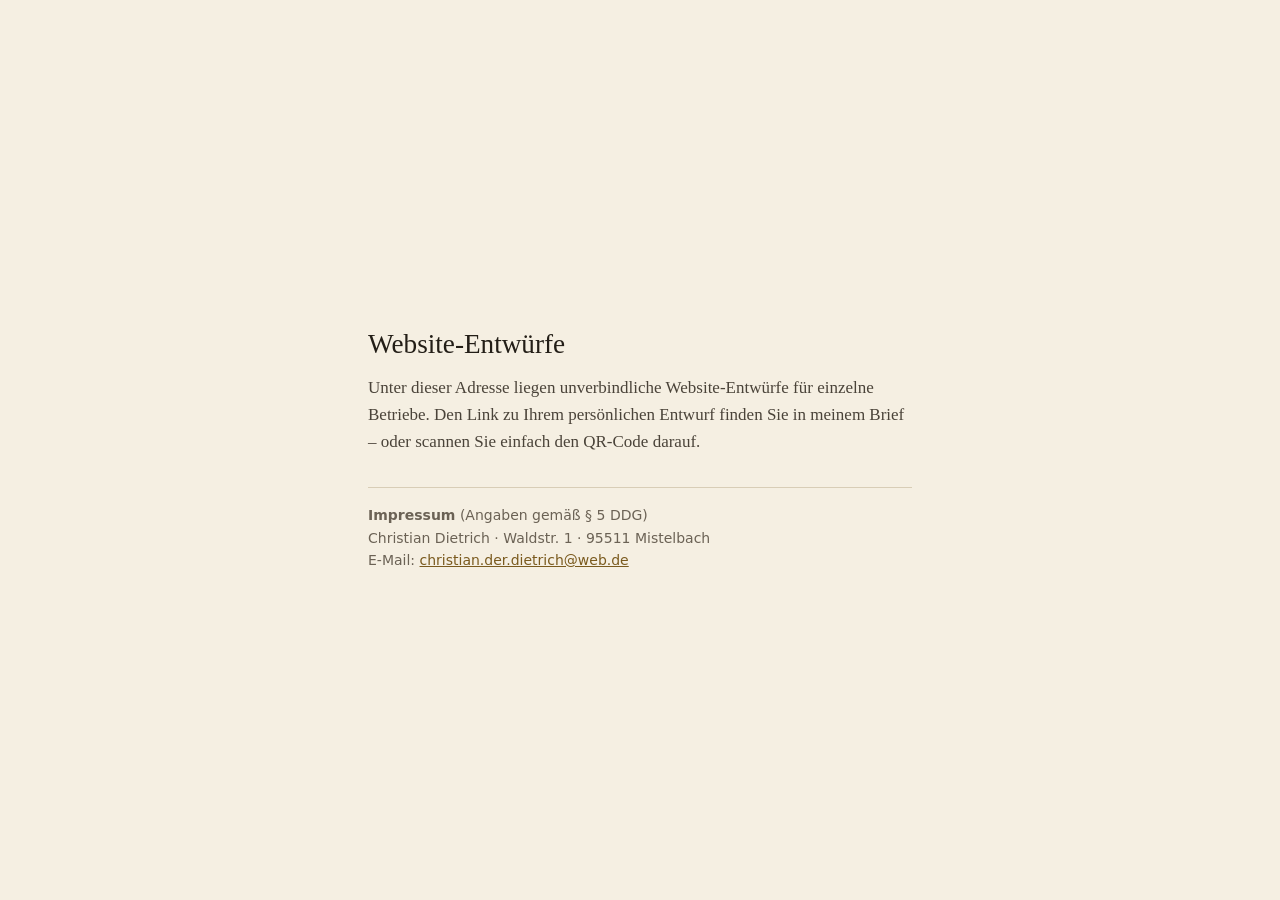
<file: index.html>
<!doctype html>
<html lang="de">
<head>
  <meta charset="utf-8">
  <meta name="viewport" content="width=device-width, initial-scale=1">
  <meta name="robots" content="noindex, nofollow, noarchive">
  <title>Website-Entwürfe – Christian Dietrich</title>
  <style>
    :root { color-scheme: light; }
    body { margin: 0; min-height: 100vh; display: grid; place-items: center; background: #f5efe2; color: #231e17; font: 17px/1.6 Georgia, "Times New Roman", serif; padding: 24px; box-sizing: border-box; }
    main { max-width: 34rem; }
    h1 { font-size: 1.7rem; line-height: 1.2; margin: 0 0 .8rem; font-weight: 500; }
    p { margin: .6rem 0; color: #4a4339; }
    .impressum { margin-top: 2rem; padding-top: 1rem; border-top: 1px solid #d8cdb6; font: 14px/1.6 system-ui, -apple-system, "Segoe UI", sans-serif; color: #6b6255; }
    a { color: #7a5a1e; }
  </style>
</head>
<body>
  <main>
    <h1>Website-Entwürfe</h1>
    <p>Unter dieser Adresse liegen unverbindliche Website-Entwürfe für einzelne Betriebe. Den Link zu Ihrem persönlichen Entwurf finden Sie in meinem Brief – oder scannen Sie einfach den QR-Code darauf.</p>
    <div class="impressum">
      <strong>Impressum</strong> (Angaben gemäß § 5 DDG)<br>
      Christian Dietrich · Waldstr. 1 · 95511 Mistelbach<br>
      E-Mail: <a href="mailto:christian.der.dietrich@web.de">christian.der.dietrich@web.de</a>
    </div>
  </main>
</body>
</html>
</file>
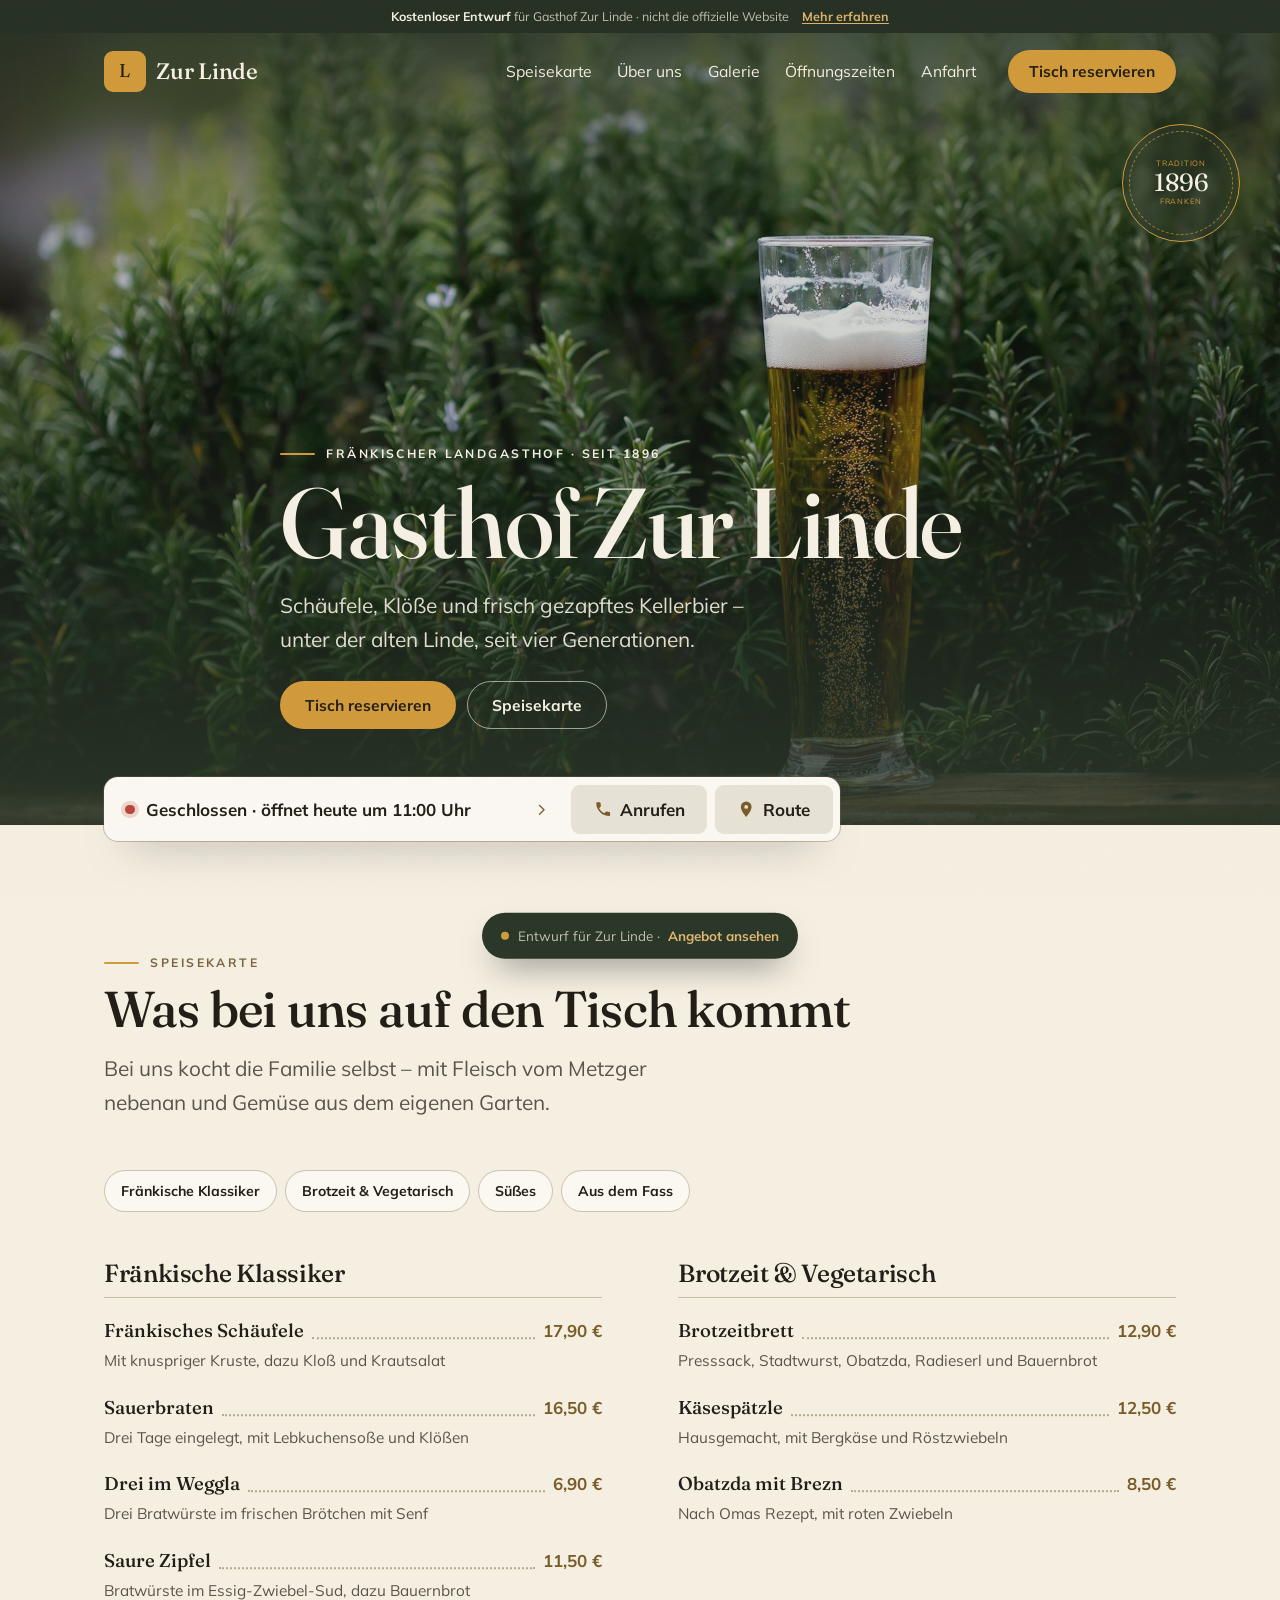
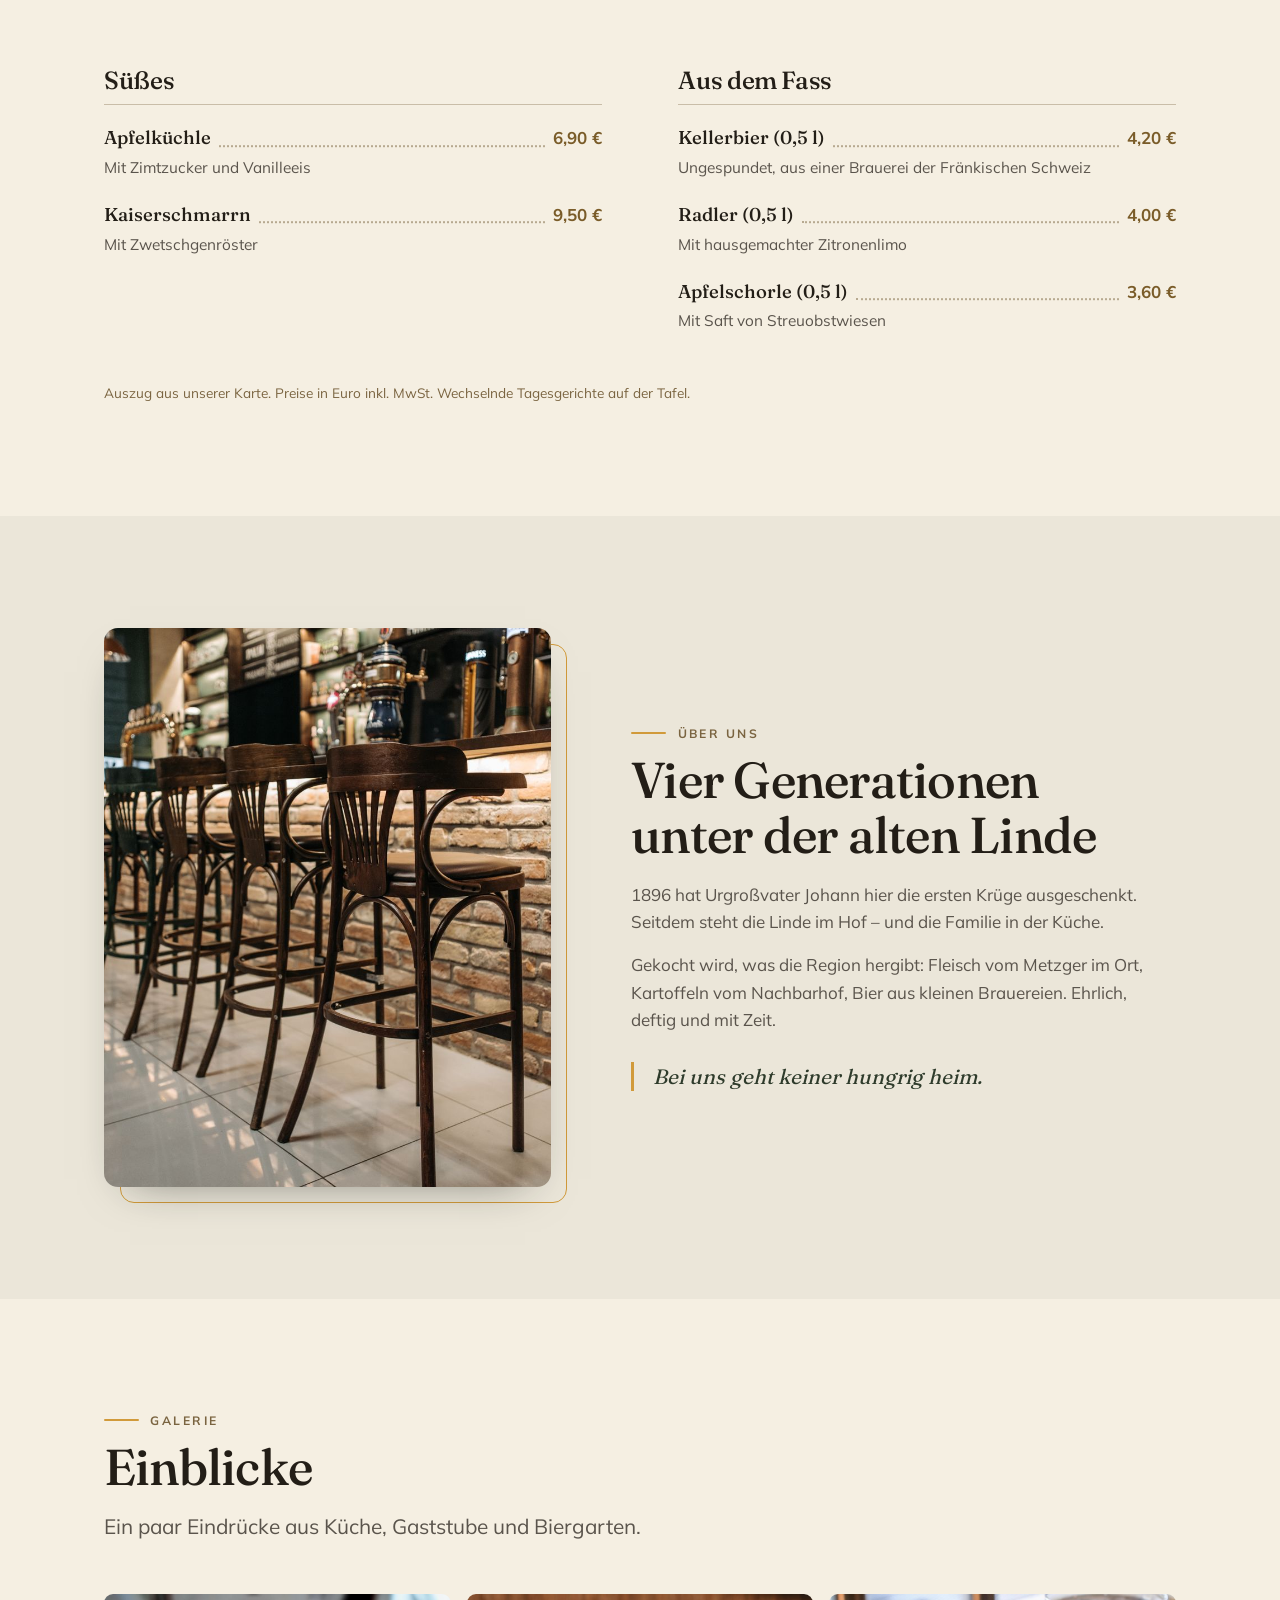
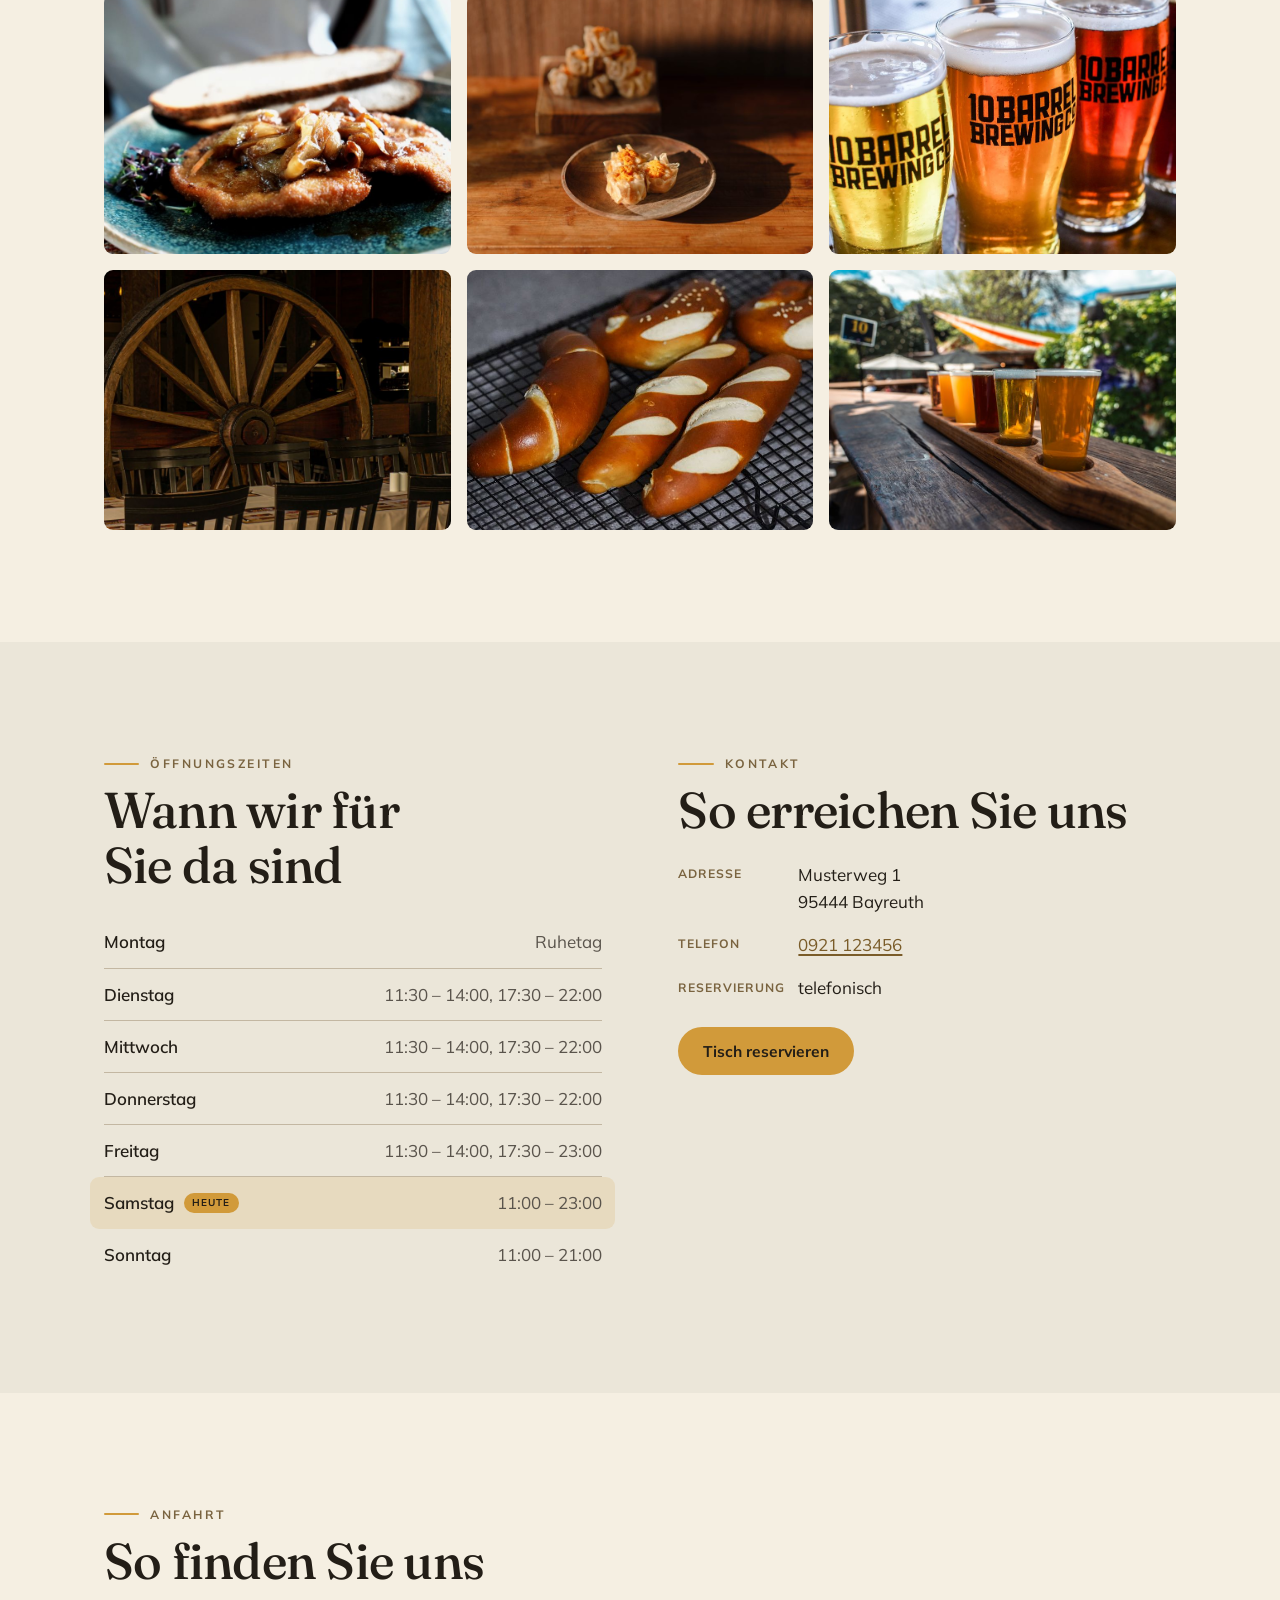
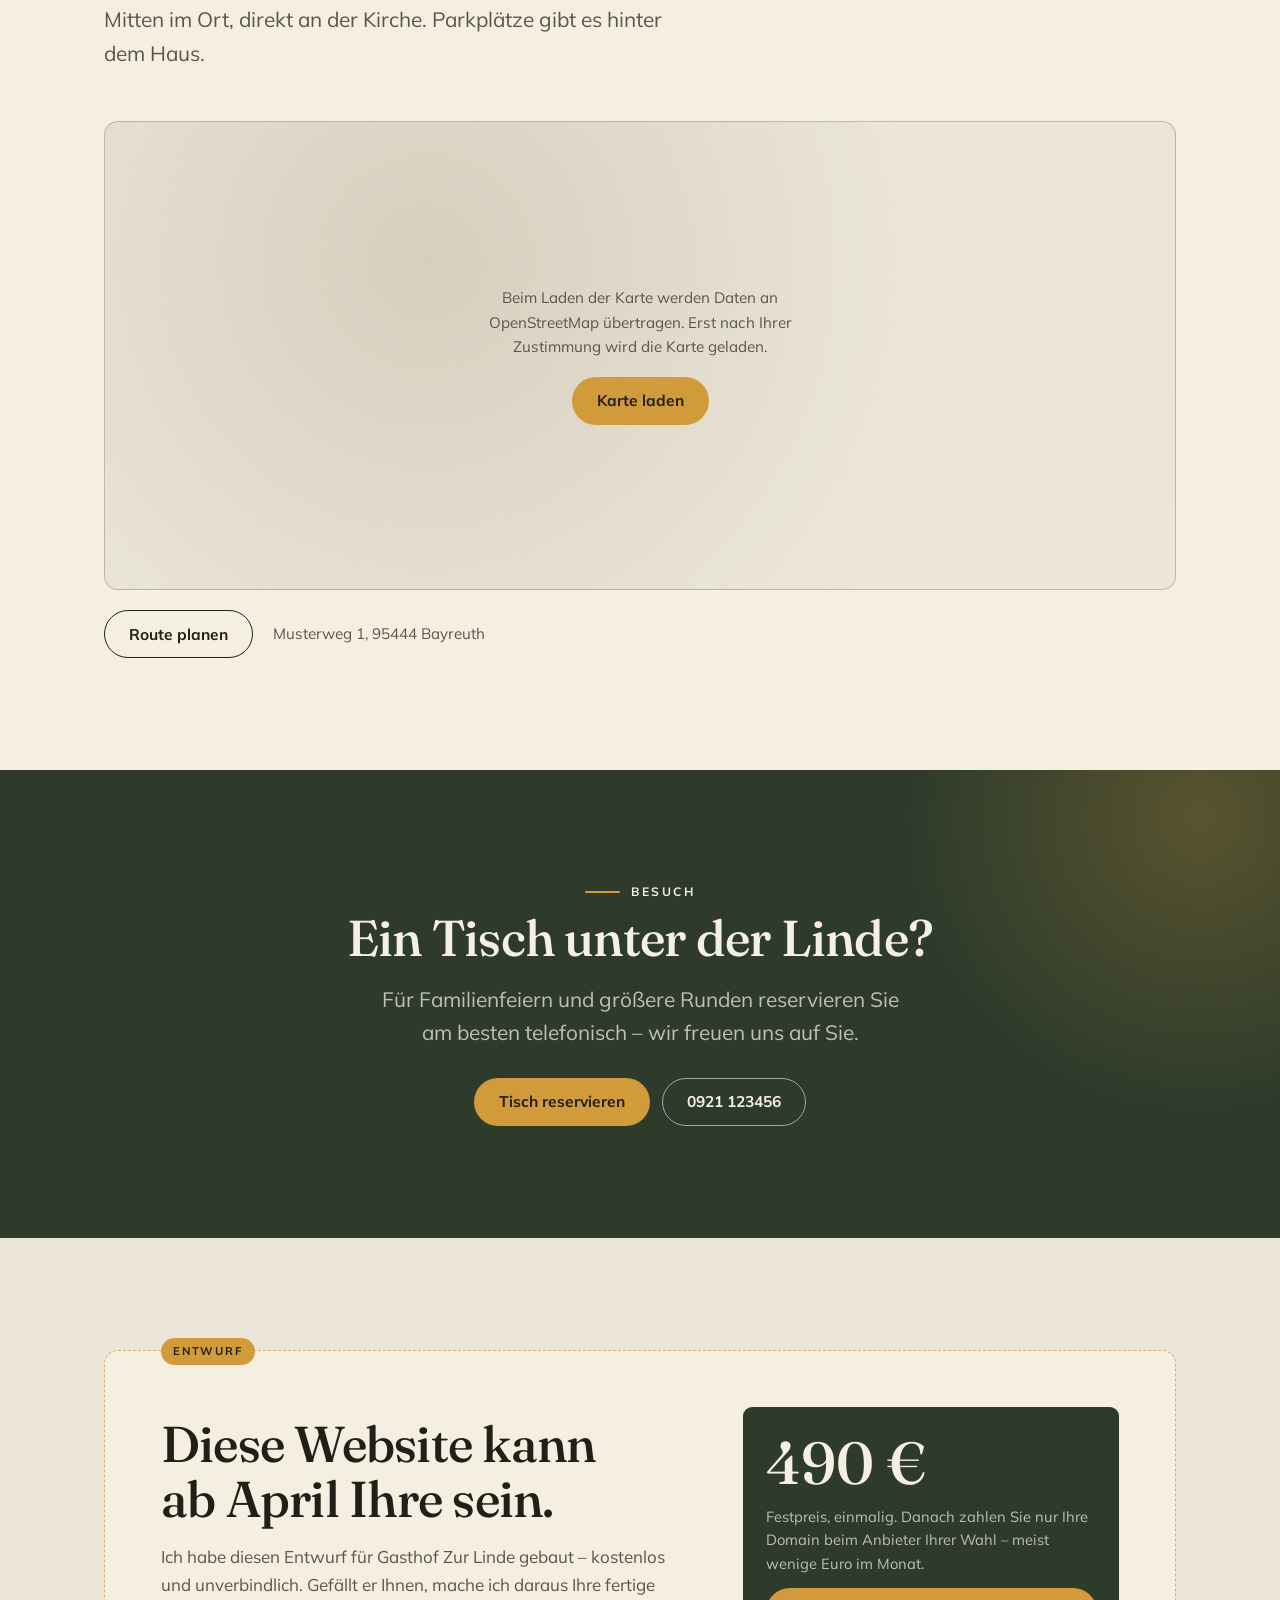
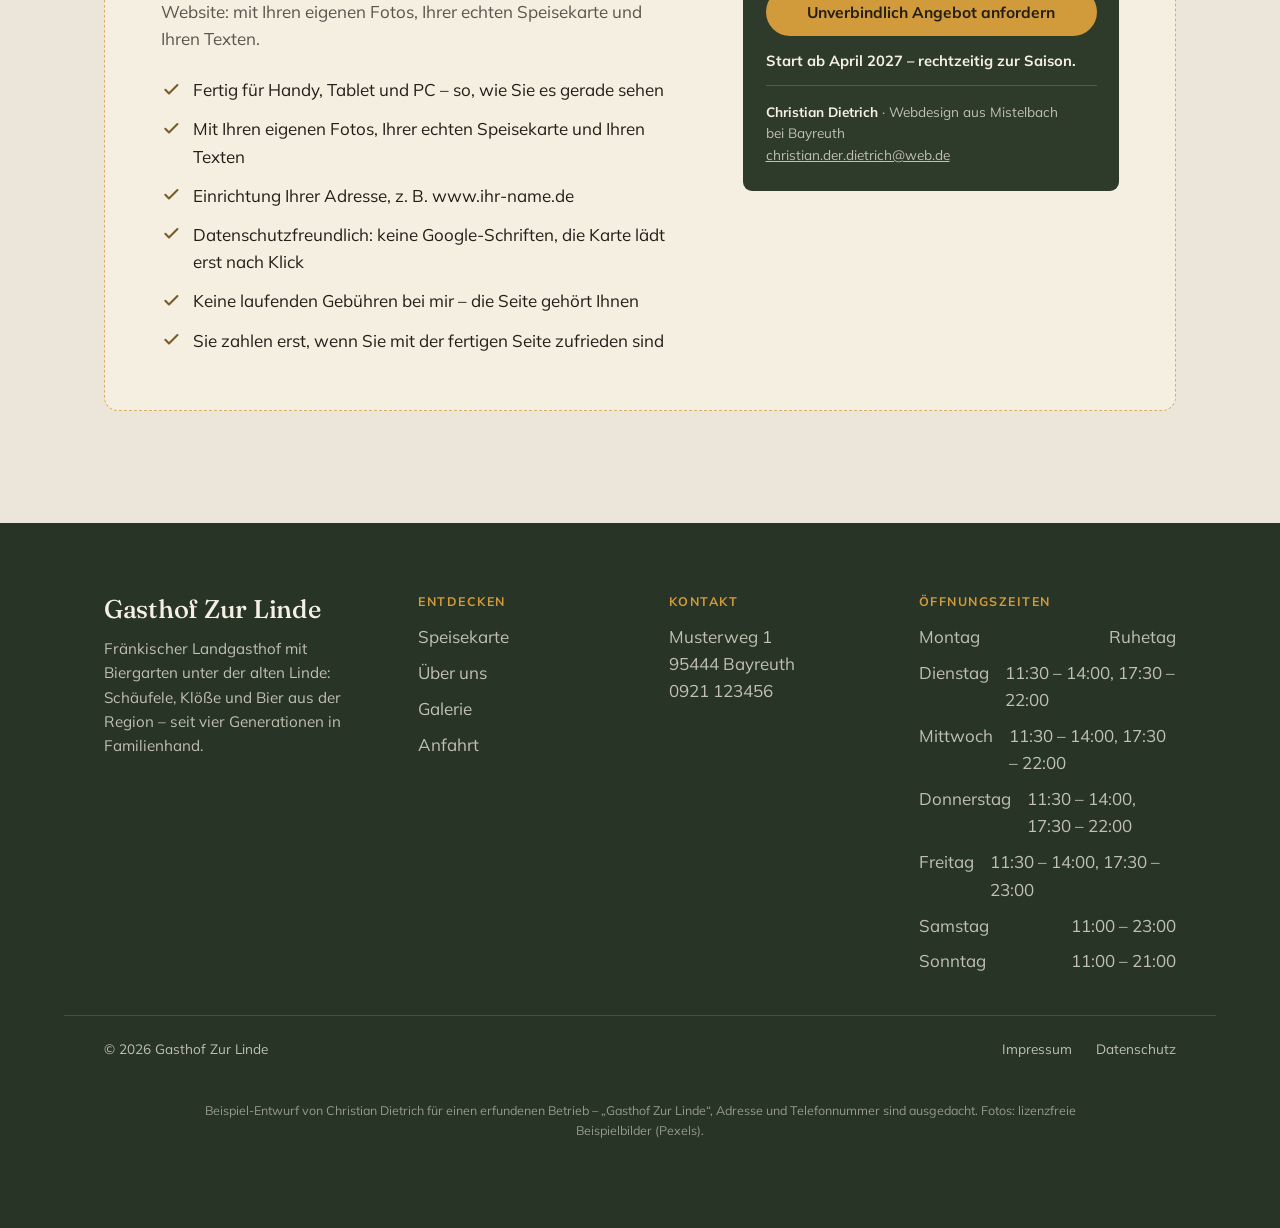
<file: probe-gasthof/index.html>
<!doctype html>

<html lang="de" data-stil="gasthof">
<head>
  <meta charset="utf-8">
  <meta name="viewport" content="width=device-width, initial-scale=1, viewport-fit=cover">

  <title>Gasthof Zur Linde – 95444 Bayreuth</title>
  <meta name="robots" content="noindex, nofollow, noarchive">
  <meta name="description" content="Fränkischer Landgasthof mit Biergarten unter der alten Linde: Schäufele, Klöße und Bier aus der Region – seit vier Generationen in Familienhand.">
  <meta name="theme-color" content="#2E3B2B">
  <meta property="og:type" content="restaurant.restaurant">
  <meta property="og:title" content="Gasthof Zur Linde">
  <meta property="og:description" content="Fränkischer Landgasthof mit Biergarten unter der alten Linde: Schäufele, Klöße und Bier aus der Region – seit vier Generationen in Familienhand.">
  <meta property="og:image" content="assets/hero.jpg">

  <link rel="icon" href="assets/favicon.svg" type="image/svg+xml">

  
  <link rel="preload" as="font" type="font/woff2" href="fonts/fraunces/fraunces-400-latin.woff2" crossorigin>
  <link rel="preload" as="font" type="font/woff2" href="fonts/mulish/mulish-400-latin.woff2" crossorigin>
  <link rel="stylesheet" href="fonts/fonts.css">
  <link rel="stylesheet" href="styles.css?v=ae15ad40">

  
  <style id="theme-vars">:root{
    --c-primary: #2E3B2B;
    --c-secondary: #7A6440;
    --c-accent: #D19A3A;
    --c-on-accent: #231E17;
    --c-bg: #F5EFE2;
    --c-text: #231E17;
    --font-display: 'Fraunces', Georgia, 'Times New Roman', serif;
    --font-body: 'Mulish', system-ui, -apple-system, 'Segoe UI', sans-serif;
  }</style>

  <script>document.documentElement.classList.add("js");</script>
</head>

<body>
  <a class="skip-link" href="#main">Zum Inhalt springen</a>

  
  
  <div class="demo-ribbon" role="note">
    <p class="demo-ribbon__text"><strong>Kostenloser Entwurf</strong><span class="demo-ribbon__fuer"> für Gasthof Zur Linde</span> · nicht die offizielle Website</p>
    <a class="demo-ribbon__link" href="#angebot">Mehr erfahren</a>
  </div>
  

  
  <header class="site-header" data-header>
    <div class="container site-header__inner">
      <a class="brand" href="#top" aria-label="Gasthof Zur Linde – zum Seitenanfang">
        
        <span class="brand__mark" aria-hidden="true">L</span>
        <span class="brand__name">Zur Linde</span>
      </a>

      <button class="nav-toggle" type="button" aria-expanded="false" aria-controls="primary-nav">
        <span class="nav-toggle__box" aria-hidden="true"><span class="nav-toggle__bar"></span></span>
        <span class="visually-hidden">Menü öffnen</span>
      </button>

      <nav class="site-nav" id="primary-nav" aria-label="Hauptnavigation">
        <ul class="nav-list">
          <li><a href="#speisekarte">Speisekarte</a></li>
          <li><a href="#story">Über uns</a></li>
          <li><a href="#galerie">Galerie</a></li>
          <li><a href="#besuch">Öffnungszeiten</a></li>
          <li><a href="#anfahrt">Anfahrt</a></li>
        </ul>
        <a class="btn btn--accent nav-cta" href="tel:+49921123456">Tisch reservieren</a>
      </nav>
    </div>
  </header>

  <main id="main">

    
    <section class="hero" id="top">
      <div class="hero__media">
        <picture>
          <source media="(max-width: 47.99em)" srcset="assets/hero-mobil.jpg">
          <img class="hero__img" src="assets/hero.jpg" alt="" width="1600" height="1067" fetchpriority="high">
        </picture>
        <span class="hero__scrim" aria-hidden="true"></span>
      </div>

      <div class="container hero__content">
        <p class="kicker kicker--light hero__kicker">Fränkischer Landgasthof · seit 1896</p>
        <h1 class="hero__title">Gasthof Zur Linde</h1>
        <p class="hero__lead">Schäufele, Klöße und frisch gezapftes Kellerbier – unter der alten Linde, seit vier Generationen.</p>
        <div class="hero__actions">
          <a class="btn btn--accent" href="tel:+49921123456">Tisch reservieren</a>
          <a class="btn btn--ghost-light" href="#speisekarte">Speisekarte</a>
        </div>
      </div>

      
      <div class="seal seal--lang" aria-hidden="true">
        <span class="seal__top">Tradition</span>
        <span class="seal__mid">1896</span>
        <span class="seal__bot">Franken</span>
      </div>
      
    </section>

    
    <div class="quick">
      <div class="container">
        <div class="quick__card">
          <a class="quick__status" href="#besuch" data-open-status>
            <span class="quick__dot" aria-hidden="true"></span>
            <span class="quick__label" data-open-label>Öffnungszeiten ansehen</span>
            <svg class="quick__arrow" viewBox="0 0 24 24" aria-hidden="true"><path d="M9 6l6 6-6 6" fill="none" stroke="currentColor" stroke-width="2" stroke-linecap="round" stroke-linejoin="round"/></svg>
          </a>
          <a class="quick__btn" href="tel:+49921123456">
            <svg viewBox="0 0 24 24" aria-hidden="true"><path d="M6.6 10.8a15.2 15.2 0 006.6 6.6l2.2-2.2a1 1 0 011-.25 11.4 11.4 0 003.6.57 1 1 0 011 1V20a1 1 0 01-1 1A17 17 0 013 4a1 1 0 011-1h3.5a1 1 0 011 1c0 1.25.2 2.45.57 3.57a1 1 0 01-.25 1z" fill="currentColor"/></svg>
            <span>Anrufen</span>
          </a>
          <a class="quick__btn" href="https://www.google.com/maps/dir/?api=1&amp;destination=Gasthof%20Zur%20Linde%2C%20Musterweg%201%2C%2095444%20Bayreuth" target="_blank" rel="noopener noreferrer">
            <svg viewBox="0 0 24 24" aria-hidden="true"><path d="M12 2a7 7 0 00-7 7c0 5.25 7 13 7 13s7-7.75 7-13a7 7 0 00-7-7zm0 9.5A2.5 2.5 0 1112 6.5a2.5 2.5 0 010 5z" fill="currentColor"/></svg>
            <span>Route</span>
          </a>
        </div>
      </div>
    </div>

    
    <section class="section" id="speisekarte" aria-labelledby="speisekarte-title">
      <div class="container">
        <header class="section__head" data-reveal>
          <p class="kicker">Speisekarte</p>
          <h2 class="section__title" id="speisekarte-title">Was bei uns auf den Tisch kommt</h2>
          <p class="section__intro">Bei uns kocht die Familie selbst – mit Fleisch vom Metzger nebenan und Gemüse aus dem eigenen Garten.</p>
        </header>

        <nav class="menu-nav" aria-label="Kategorien der Speisekarte">
          <a class="chip" href="#cat-klassiker">Fränkische Klassiker</a><a class="chip" href="#cat-brotzeit">Brotzeit &amp; Vegetarisch</a><a class="chip" href="#cat-suesses">Süßes</a><a class="chip" href="#cat-bier">Aus dem Fass</a>
        </nav>

        <div class="menu">
          
          <section class="menu__group" data-reveal aria-labelledby="cat-klassiker">
            <h3 class="menu__cat" id="cat-klassiker">Fränkische Klassiker</h3>
            <ul class="menu__list">
              
              <li class="menu__item">
                <div class="menu__line">
                  <span class="menu__dish">Fränkisches Schäufele</span>
                  <span class="menu__dots" aria-hidden="true"></span>
                  <span class="menu__price">17,90&nbsp;€</span>
                </div>
                <p class="menu__desc">Mit knuspriger Kruste, dazu Kloß und Krautsalat</p>
              </li>
              
              <li class="menu__item">
                <div class="menu__line">
                  <span class="menu__dish">Sauerbraten</span>
                  <span class="menu__dots" aria-hidden="true"></span>
                  <span class="menu__price">16,50&nbsp;€</span>
                </div>
                <p class="menu__desc">Drei Tage eingelegt, mit Lebkuchensoße und Klößen</p>
              </li>
              
              <li class="menu__item">
                <div class="menu__line">
                  <span class="menu__dish">Drei im Weggla</span>
                  <span class="menu__dots" aria-hidden="true"></span>
                  <span class="menu__price">6,90&nbsp;€</span>
                </div>
                <p class="menu__desc">Drei Bratwürste im frischen Brötchen mit Senf</p>
              </li>
              
              <li class="menu__item">
                <div class="menu__line">
                  <span class="menu__dish">Saure Zipfel</span>
                  <span class="menu__dots" aria-hidden="true"></span>
                  <span class="menu__price">11,50&nbsp;€</span>
                </div>
                <p class="menu__desc">Bratwürste im Essig-Zwiebel-Sud, dazu Bauernbrot</p>
              </li>
              
            </ul>
          </section>
          
          <section class="menu__group" data-reveal aria-labelledby="cat-brotzeit">
            <h3 class="menu__cat" id="cat-brotzeit">Brotzeit &amp; Vegetarisch</h3>
            <ul class="menu__list">
              
              <li class="menu__item">
                <div class="menu__line">
                  <span class="menu__dish">Brotzeitbrett</span>
                  <span class="menu__dots" aria-hidden="true"></span>
                  <span class="menu__price">12,90&nbsp;€</span>
                </div>
                <p class="menu__desc">Presssack, Stadtwurst, Obatzda, Radieserl und Bauernbrot</p>
              </li>
              
              <li class="menu__item">
                <div class="menu__line">
                  <span class="menu__dish">Käsespätzle</span>
                  <span class="menu__dots" aria-hidden="true"></span>
                  <span class="menu__price">12,50&nbsp;€</span>
                </div>
                <p class="menu__desc">Hausgemacht, mit Bergkäse und Röstzwiebeln</p>
              </li>
              
              <li class="menu__item">
                <div class="menu__line">
                  <span class="menu__dish">Obatzda mit Brezn</span>
                  <span class="menu__dots" aria-hidden="true"></span>
                  <span class="menu__price">8,50&nbsp;€</span>
                </div>
                <p class="menu__desc">Nach Omas Rezept, mit roten Zwiebeln</p>
              </li>
              
            </ul>
          </section>
          
          <section class="menu__group" data-reveal aria-labelledby="cat-suesses">
            <h3 class="menu__cat" id="cat-suesses">Süßes</h3>
            <ul class="menu__list">
              
              <li class="menu__item">
                <div class="menu__line">
                  <span class="menu__dish">Apfelküchle</span>
                  <span class="menu__dots" aria-hidden="true"></span>
                  <span class="menu__price">6,90&nbsp;€</span>
                </div>
                <p class="menu__desc">Mit Zimtzucker und Vanilleeis</p>
              </li>
              
              <li class="menu__item">
                <div class="menu__line">
                  <span class="menu__dish">Kaiserschmarrn</span>
                  <span class="menu__dots" aria-hidden="true"></span>
                  <span class="menu__price">9,50&nbsp;€</span>
                </div>
                <p class="menu__desc">Mit Zwetschgenröster</p>
              </li>
              
            </ul>
          </section>
          
          <section class="menu__group" data-reveal aria-labelledby="cat-bier">
            <h3 class="menu__cat" id="cat-bier">Aus dem Fass</h3>
            <ul class="menu__list">
              
              <li class="menu__item">
                <div class="menu__line">
                  <span class="menu__dish">Kellerbier (0,5 l)</span>
                  <span class="menu__dots" aria-hidden="true"></span>
                  <span class="menu__price">4,20&nbsp;€</span>
                </div>
                <p class="menu__desc">Ungespundet, aus einer Brauerei der Fränkischen Schweiz</p>
              </li>
              
              <li class="menu__item">
                <div class="menu__line">
                  <span class="menu__dish">Radler (0,5 l)</span>
                  <span class="menu__dots" aria-hidden="true"></span>
                  <span class="menu__price">4,00&nbsp;€</span>
                </div>
                <p class="menu__desc">Mit hausgemachter Zitronenlimo</p>
              </li>
              
              <li class="menu__item">
                <div class="menu__line">
                  <span class="menu__dish">Apfelschorle (0,5 l)</span>
                  <span class="menu__dots" aria-hidden="true"></span>
                  <span class="menu__price">3,60&nbsp;€</span>
                </div>
                <p class="menu__desc">Mit Saft von Streuobstwiesen</p>
              </li>
              
            </ul>
          </section>
          
        </div>

        <p class="menu__note">Auszug aus unserer Karte. Preise in Euro inkl. MwSt. Wechselnde Tagesgerichte auf der Tafel.</p>
      </div>
    </section>

    
    <section class="section section--tint" id="story" aria-labelledby="story-title">
      <div class="container story">
        <div class="story__media" data-reveal>
          <img class="story__img" src="assets/story.jpg" alt="Gemütliche Gaststube mit Holzvertäfelung" width="900" height="1100" loading="lazy">
        </div>
        <div class="story__body" data-reveal>
          <p class="kicker">Über uns</p>
          <h2 class="section__title" id="story-title">Vier Generationen unter der alten Linde</h2>
          
          <p class="story__text">1896 hat Urgroßvater Johann hier die ersten Krüge ausgeschenkt. Seitdem steht die Linde im Hof – und die Familie in der Küche.</p>
          
          <p class="story__text">Gekocht wird, was die Region hergibt: Fleisch vom Metzger im Ort, Kartoffeln vom Nachbarhof, Bier aus kleinen Brauereien. Ehrlich, deftig und mit Zeit.</p>
          
          <blockquote class="story__quote">Bei uns geht keiner hungrig heim.</blockquote>
        </div>
      </div>
    </section>

    
    <section class="section" id="galerie" aria-labelledby="galerie-title">
      <div class="container">
        <header class="section__head" data-reveal>
          <p class="kicker">Galerie</p>
          <h2 class="section__title" id="galerie-title">Einblicke</h2>
          <p class="section__intro">Ein paar Eindrücke aus Küche, Gaststube und Biergarten.</p>
        </header>

        <ul class="gallery" data-reveal>
          
          <li class="gallery__item">
            <img class="gallery__img" src="assets/galerie-1.jpg" alt="Knuspriges Schnitzel auf dem Teller" loading="lazy" width="940" height="627">
          </li>
          
          <li class="gallery__item">
            <img class="gallery__img" src="assets/galerie-2.jpg" alt="Schweinebraten mit Klößen" loading="lazy" width="940" height="627">
          </li>
          
          <li class="gallery__item">
            <img class="gallery__img" src="assets/galerie-3.jpg" alt="Frisch gezapftes Bier" loading="lazy" width="940" height="627">
          </li>
          
          <li class="gallery__item">
            <img class="gallery__img" src="assets/galerie-4.jpg" alt="Gemütliche Gaststube" loading="lazy" width="940" height="627">
          </li>
          
          <li class="gallery__item">
            <img class="gallery__img" src="assets/galerie-5.jpg" alt="Frische Brezen" loading="lazy" width="940" height="627">
          </li>
          
          <li class="gallery__item">
            <img class="gallery__img" src="assets/galerie-6.jpg" alt="Biergarten unter Bäumen" loading="lazy" width="940" height="627">
          </li>
          
        </ul>
      </div>
    </section>

    
    <section class="section section--tint" id="besuch" aria-labelledby="besuch-title">
      <div class="container besuch">
        <div class="besuch__col" id="oeffnungszeiten" data-reveal>
          <p class="kicker">Öffnungszeiten</p>
          <h2 class="section__title" id="besuch-title">Wann wir für Sie da sind</h2>
          <dl class="hours">
            
            <div class="hours__row" data-day="Montag">
              <dt class="hours__day">Montag</dt>
              <dd class="hours__time">Ruhetag</dd>
            </div>
            
            <div class="hours__row" data-day="Dienstag">
              <dt class="hours__day">Dienstag</dt>
              <dd class="hours__time">11:30 – 14:00, 17:30 – 22:00</dd>
            </div>
            
            <div class="hours__row" data-day="Mittwoch">
              <dt class="hours__day">Mittwoch</dt>
              <dd class="hours__time">11:30 – 14:00, 17:30 – 22:00</dd>
            </div>
            
            <div class="hours__row" data-day="Donnerstag">
              <dt class="hours__day">Donnerstag</dt>
              <dd class="hours__time">11:30 – 14:00, 17:30 – 22:00</dd>
            </div>
            
            <div class="hours__row" data-day="Freitag">
              <dt class="hours__day">Freitag</dt>
              <dd class="hours__time">11:30 – 14:00, 17:30 – 23:00</dd>
            </div>
            
            <div class="hours__row" data-day="Samstag">
              <dt class="hours__day">Samstag</dt>
              <dd class="hours__time">11:00 – 23:00</dd>
            </div>
            
            <div class="hours__row" data-day="Sonntag">
              <dt class="hours__day">Sonntag</dt>
              <dd class="hours__time">11:00 – 21:00</dd>
            </div>
            
          </dl>
        </div>

        <div class="besuch__col" id="kontakt" data-reveal>
          <p class="kicker">Kontakt</p>
          <h2 class="section__title">So erreichen Sie uns</h2>
          <address class="contact">
            <p class="contact__row">
              <span class="contact__label">Adresse</span>
              <span>Musterweg 1<br>95444 Bayreuth</span>
            </p>
            <p class="contact__row">
              <span class="contact__label">Telefon</span>
              <a href="tel:+49921123456">0921 123456</a>
            </p>
            
            <p class="contact__row">
              <span class="contact__label">Reservierung</span>
              <span>telefonisch</span>
            </p>
          </address>
          <a class="btn btn--accent" href="tel:+49921123456">Tisch reservieren</a>
        </div>
      </div>
    </section>

    
    <section class="section" id="anfahrt" aria-labelledby="anfahrt-title">
      <div class="container">
        <header class="section__head" data-reveal>
          <p class="kicker">Anfahrt</p>
          <h2 class="section__title" id="anfahrt-title">So finden Sie uns</h2>
          <p class="section__intro">Mitten im Ort, direkt an der Kirche. Parkplätze gibt es hinter dem Haus.</p>
        </header>

        
        
        <div class="map" data-map data-reveal>
          <div class="map__consent" data-map-consent>
            <p class="map__consent-text">Beim Laden der Karte werden Daten an OpenStreetMap übertragen. Erst nach Ihrer Zustimmung wird die Karte geladen.</p>
            <button class="btn btn--accent" type="button" data-map-load>Karte laden</button>
            <noscript><p class="map__consent-text"><a href="https://www.openstreetmap.org/?mlat=49.9456&amp;mlon=11.5713#map=17/49.9456/11.5713" target="_blank" rel="noopener noreferrer">Standort auf OpenStreetMap öffnen</a></p></noscript>
          </div>
          <template data-map-embed><iframe title="Standort von Gasthof Zur Linde auf der Karte" src="https://www.openstreetmap.org/export/embed.html?bbox=11.56330%2C49.94160%2C11.57930%2C49.94960&amp;layer=mapnik&amp;marker=49.9456%2C11.5713" style="border:0;width:100%;height:100%" loading="lazy" referrerpolicy="no-referrer"></iframe></template>
        </div>
        
        <div class="route-actions" data-reveal>
          <a class="btn btn--outline" href="https://www.google.com/maps/dir/?api=1&amp;destination=Gasthof%20Zur%20Linde%2C%20Musterweg%201%2C%2095444%20Bayreuth" target="_blank" rel="noopener noreferrer">Route planen</a>
          <span class="route-actions__addr">Musterweg 1, 95444 Bayreuth</span>
        </div>
      </div>
    </section>

    
    <section class="reserve" id="reservieren" aria-labelledby="reserve-title">
      <div class="container reserve__inner" data-reveal>
        <p class="kicker kicker--light">Besuch</p>
        <h2 class="reserve__title" id="reserve-title">Ein Tisch unter der Linde?</h2>
        <p class="reserve__text">Für Familienfeiern und größere Runden reservieren Sie am besten telefonisch – wir freuen uns auf Sie.</p>
        <div class="reserve__actions">
          <a class="btn btn--accent" href="tel:+49921123456">Tisch reservieren</a>
          <a class="btn btn--ghost-light" href="tel:+49921123456">0921 123456</a>
        </div>
      </div>
    </section>

    
    
    <section class="offer" id="angebot" aria-labelledby="offer-title">
      <div class="container">
        <div class="offer__card" data-reveal>
          <div class="offer__intro">
            <h2 class="offer__title" id="offer-title">Diese Website kann ab April Ihre sein.</h2>
            <p class="offer__text">Ich habe diesen Entwurf für Gasthof Zur Linde gebaut – kostenlos und unverbindlich. Gefällt er Ihnen, mache ich daraus Ihre fertige Website: mit Ihren eigenen Fotos, Ihrer echten Speisekarte und Ihren Texten.</p>
            <ul class="offer__list">
              
              <li><svg viewBox="0 0 24 24" aria-hidden="true"><path d="M5 12.5l4.2 4.2L19 7" fill="none" stroke="currentColor" stroke-width="2.4" stroke-linecap="round" stroke-linejoin="round"/></svg>Fertig für Handy, Tablet und PC – so, wie Sie es gerade sehen</li>
              
              <li><svg viewBox="0 0 24 24" aria-hidden="true"><path d="M5 12.5l4.2 4.2L19 7" fill="none" stroke="currentColor" stroke-width="2.4" stroke-linecap="round" stroke-linejoin="round"/></svg>Mit Ihren eigenen Fotos, Ihrer echten Speisekarte und Ihren Texten</li>
              
              <li><svg viewBox="0 0 24 24" aria-hidden="true"><path d="M5 12.5l4.2 4.2L19 7" fill="none" stroke="currentColor" stroke-width="2.4" stroke-linecap="round" stroke-linejoin="round"/></svg>Einrichtung Ihrer Adresse, z. B. www.ihr-name.de</li>
              
              <li><svg viewBox="0 0 24 24" aria-hidden="true"><path d="M5 12.5l4.2 4.2L19 7" fill="none" stroke="currentColor" stroke-width="2.4" stroke-linecap="round" stroke-linejoin="round"/></svg>Datenschutzfreundlich: keine Google-Schriften, die Karte lädt erst nach Klick</li>
              
              <li><svg viewBox="0 0 24 24" aria-hidden="true"><path d="M5 12.5l4.2 4.2L19 7" fill="none" stroke="currentColor" stroke-width="2.4" stroke-linecap="round" stroke-linejoin="round"/></svg>Keine laufenden Gebühren bei mir – die Seite gehört Ihnen</li>
              
              <li><svg viewBox="0 0 24 24" aria-hidden="true"><path d="M5 12.5l4.2 4.2L19 7" fill="none" stroke="currentColor" stroke-width="2.4" stroke-linecap="round" stroke-linejoin="round"/></svg>Sie zahlen erst, wenn Sie mit der fertigen Seite zufrieden sind</li>
              
            </ul>
          </div>
          <div class="offer__price">
            <p class="offer__amount">490 €</p>
            <p class="offer__price-note">Festpreis, einmalig. Danach zahlen Sie nur Ihre Domain beim Anbieter Ihrer Wahl – meist wenige Euro im Monat.</p>
            <a class="btn btn--accent btn--wide" href="mailto:christian.der.dietrich@web.de?subject=Website-Entwurf%20f%C3%BCr%20Gasthof%20Zur%20Linde&amp;body=Hallo%20Herr%20Dietrich%2C%0A%0Aich%20habe%20mir%20den%20Entwurf%20f%C3%BCr%20Gasthof%20Zur%20Linde%20angesehen%20und%20h%C3%A4tte%20gern%20ein%20unverbindliches%20Angebot.%0A%0AAm%20besten%20erreichen%20Sie%20mich%3A%0A%0A%0AMit%20freundlichen%20Gr%C3%BC%C3%9Fen%0A">Unverbindlich Angebot anfordern</a>
            <p class="offer__start">Start ab April 2027 – rechtzeitig zur Saison.</p>
            <p class="offer__sender"><strong>Christian Dietrich</strong> · Webdesign aus Mistelbach bei Bayreuth<br><a href="mailto:christian.der.dietrich@web.de">christian.der.dietrich@web.de</a></p>
          </div>
        </div>
      </div>
    </section>
    

  </main>

  
  <footer class="site-footer">
    <div class="container site-footer__grid">
      <div class="site-footer__brand">
        <span class="brand__name brand__name--footer">Gasthof Zur Linde</span>
        <p class="site-footer__desc">Fränkischer Landgasthof mit Biergarten unter der alten Linde: Schäufele, Klöße und Bier aus der Region – seit vier Generationen in Familienhand.</p>
      </div>

      <nav class="site-footer__nav" aria-label="Footer-Navigation">
        <h2 class="site-footer__heading">Entdecken</h2>
        <ul>
          <li><a href="#speisekarte">Speisekarte</a></li>
          <li><a href="#story">Über uns</a></li>
          <li><a href="#galerie">Galerie</a></li>
          <li><a href="#anfahrt">Anfahrt</a></li>
        </ul>
      </nav>

      <div class="site-footer__contact">
        <h2 class="site-footer__heading">Kontakt</h2>
        <p>Musterweg 1<br>95444 Bayreuth</p>
        <p><a href="tel:+49921123456">0921 123456</a></p>
      </div>

      <div class="site-footer__hours">
        <h2 class="site-footer__heading">Öffnungszeiten</h2>
        <ul>
          
          <li><span>Montag</span><span>Ruhetag</span></li>
          
          <li><span>Dienstag</span><span>11:30 – 14:00, 17:30 – 22:00</span></li>
          
          <li><span>Mittwoch</span><span>11:30 – 14:00, 17:30 – 22:00</span></li>
          
          <li><span>Donnerstag</span><span>11:30 – 14:00, 17:30 – 22:00</span></li>
          
          <li><span>Freitag</span><span>11:30 – 14:00, 17:30 – 23:00</span></li>
          
          <li><span>Samstag</span><span>11:00 – 23:00</span></li>
          
          <li><span>Sonntag</span><span>11:00 – 21:00</span></li>
          
        </ul>
      </div>
    </div>

    <div class="container site-footer__bar">
      <p>© 2026 Gasthof Zur Linde</p>
      <ul class="site-footer__legal">
        <li><a href="impressum.html">Impressum</a></li>
        <li><a href="datenschutz.html">Datenschutz</a></li>
      </ul>
    </div>

    <p class="site-footer__disclaimer">Beispiel-Entwurf von Christian Dietrich für einen erfundenen Betrieb – „Gasthof Zur Linde“, Adresse und Telefonnummer sind ausgedacht. Fotos: lizenzfreie Beispielbilder (Pexels).</p>
  </footer>

  
  <a class="demo-pill" href="#angebot" data-demo-pill>
    <span class="demo-pill__dot" aria-hidden="true"></span>
    Entwurf für Zur Linde · <strong>Angebot ansehen</strong>
  </a>
  

  <script src="script.js?v=d68cb0a4" defer></script>
</body>
</html>
</file>
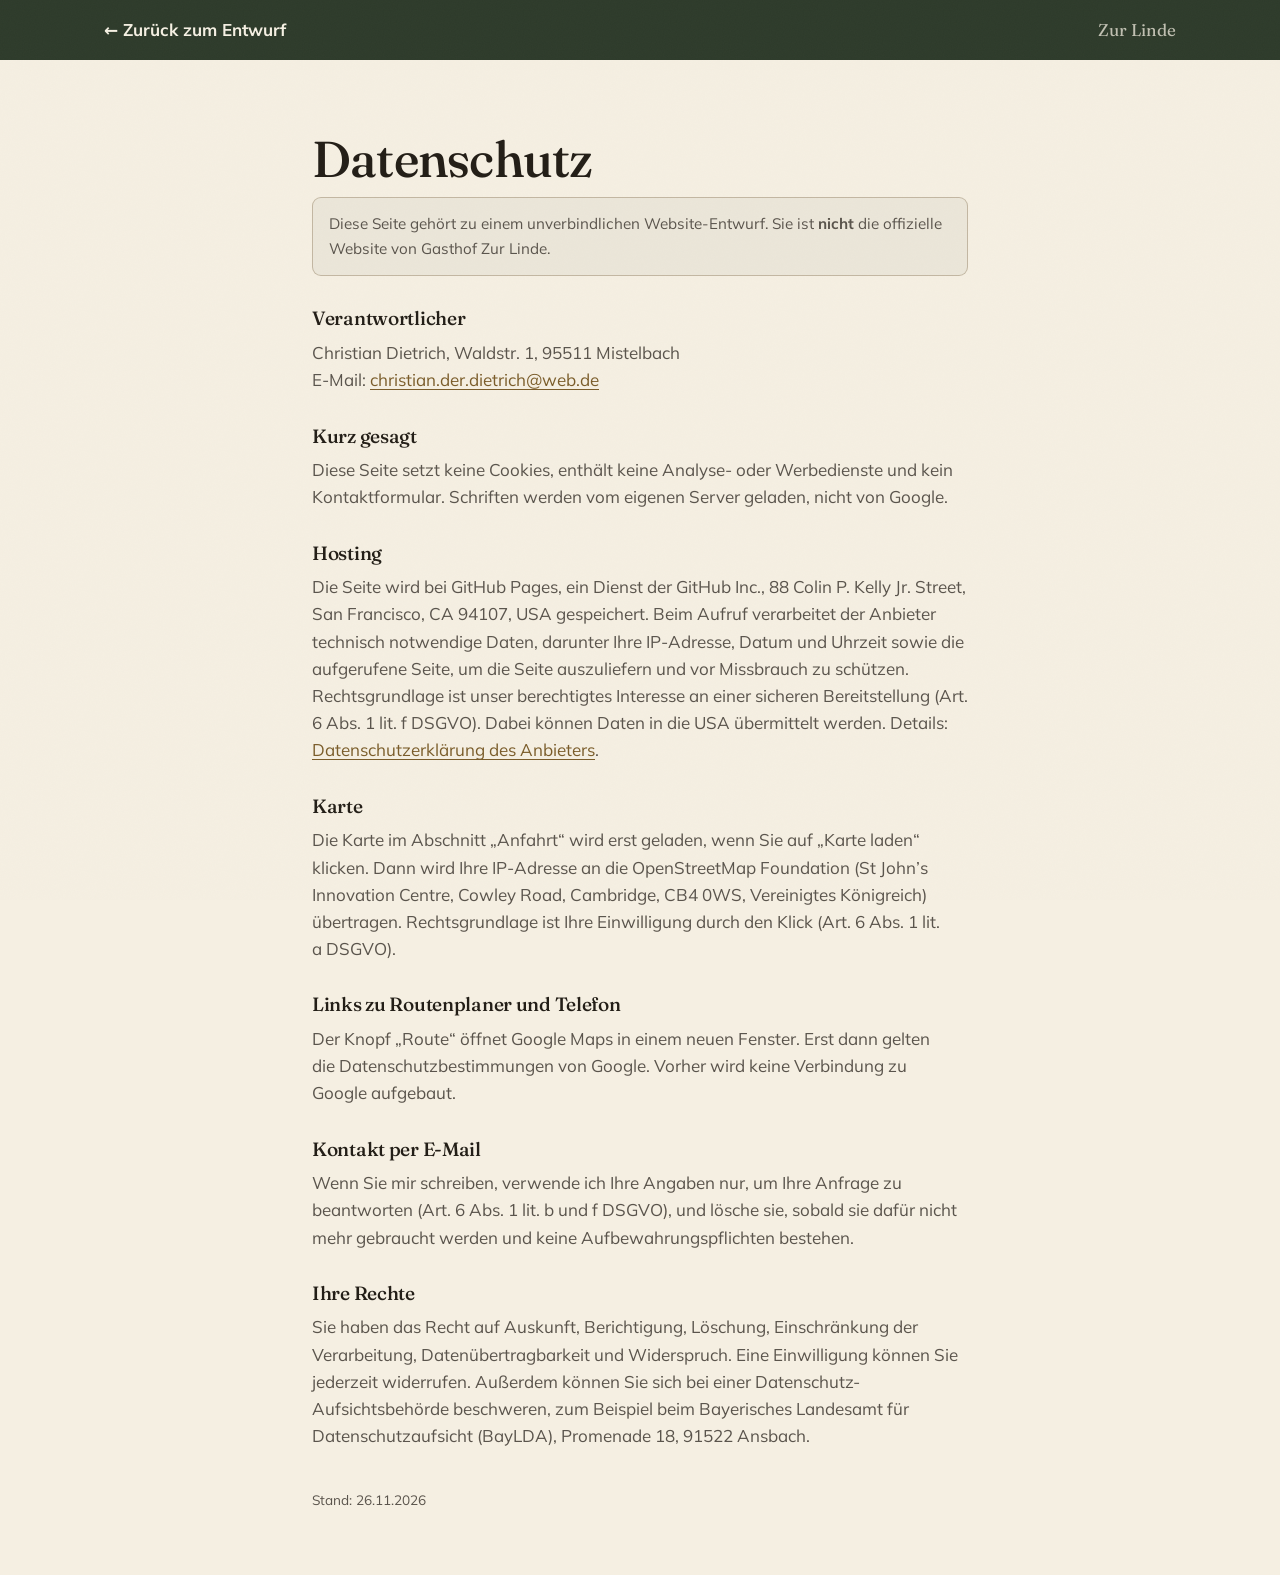
<file: probe-gasthof/datenschutz.html>
<!doctype html>

<html lang="de" data-stil="gasthof">
<head>
  <meta charset="utf-8">
  <meta name="viewport" content="width=device-width, initial-scale=1">
  <title>Datenschutz – Entwurf für Gasthof Zur Linde</title>
  <meta name="robots" content="noindex, nofollow, noarchive">
  <link rel="icon" href="assets/favicon.svg" type="image/svg+xml">
  <link rel="stylesheet" href="fonts/fonts.css">
  <link rel="stylesheet" href="styles.css?v=ae15ad40">
  <style id="theme-vars">:root{
    --c-primary: #2E3B2B;
    --c-secondary: #7A6440;
    --c-accent: #D19A3A;
    --c-on-accent: #231E17;
    --c-bg: #F5EFE2;
    --c-text: #231E17;
    --font-display: 'Fraunces', Georgia, 'Times New Roman', serif;
    --font-body: 'Mulish', system-ui, -apple-system, 'Segoe UI', sans-serif;
  }</style>
</head>
<body class="legal-seite">
  <header class="legal-kopf">
    <div class="container legal-kopf__inner">
      <a class="legal-zurueck" href="index.html">← Zurück zum Entwurf</a>
      <span class="legal-kopf__name">Zur Linde</span>
    </div>
  </header>

  <main class="container legal">
    <h1 class="legal__titel">Datenschutz</h1>
    <p class="legal__hinweis">Diese Seite gehört zu einem unverbindlichen Website-Entwurf. Sie ist <strong>nicht</strong> die offizielle Website von Gasthof Zur Linde.</p>

    

    
    <h2>Verantwortlicher</h2>
    <p>Christian Dietrich, Waldstr. 1, 95511 Mistelbach<br>E-Mail: <a href="mailto:christian.der.dietrich@web.de">christian.der.dietrich@web.de</a></p>

    <h2>Kurz gesagt</h2>
    <p>Diese Seite setzt keine Cookies, enthält keine Analyse- oder Werbedienste und kein Kontaktformular. Schriften werden vom eigenen Server geladen, nicht von Google.</p>

    <h2>Hosting</h2>
    <p>Die Seite wird bei GitHub Pages, ein Dienst der GitHub Inc., 88 Colin P. Kelly Jr. Street, San Francisco, CA 94107, USA gespeichert. Beim Aufruf verarbeitet der Anbieter technisch notwendige Daten, darunter Ihre IP-Adresse, Datum und Uhrzeit sowie die aufgerufene Seite, um die Seite auszuliefern und vor Missbrauch zu schützen. Rechtsgrundlage ist unser berechtigtes Interesse an einer sicheren Bereitstellung (Art. 6 Abs. 1 lit. f DSGVO). Dabei können Daten in die USA übermittelt werden. Details: <a href="https://docs.github.com/de/site-policy/privacy-policies/github-general-privacy-statement" target="_blank" rel="noopener noreferrer">Datenschutzerklärung des Anbieters</a>.</p>

    <h2>Karte</h2>
    <p>Die Karte im Abschnitt „Anfahrt“ wird erst geladen, wenn Sie auf „Karte laden“ klicken. Dann wird Ihre IP-Adresse an die OpenStreetMap Foundation (St John’s Innovation Centre, Cowley Road, Cambridge, CB4 0WS, Vereinigtes Königreich) übertragen. Rechtsgrundlage ist Ihre Einwilligung durch den Klick (Art. 6 Abs. 1 lit. a DSGVO).</p>

    <h2>Links zu Routenplaner und Telefon</h2>
    <p>Der Knopf „Route“ öffnet Google Maps in einem neuen Fenster. Erst dann gelten die Datenschutzbestimmungen von Google. Vorher wird keine Verbindung zu Google aufgebaut.</p>

    <h2>Kontakt per E-Mail</h2>
    <p>Wenn Sie mir schreiben, verwende ich Ihre Angaben nur, um Ihre Anfrage zu beantworten (Art. 6 Abs. 1 lit. b und f DSGVO), und lösche sie, sobald sie dafür nicht mehr gebraucht werden und keine Aufbewahrungspflichten bestehen.</p>

    <h2>Ihre Rechte</h2>
    <p>Sie haben das Recht auf Auskunft, Berichtigung, Löschung, Einschränkung der Verarbeitung, Datenübertragbarkeit und Widerspruch. Eine Einwilligung können Sie jederzeit widerrufen. Außerdem können Sie sich bei einer Datenschutz-Aufsichtsbehörde beschweren, zum Beispiel beim Bayerisches Landesamt für Datenschutzaufsicht (BayLDA), Promenade 18, 91522 Ansbach.</p>
    

    <p class="legal__stand">Stand: 26.11.2026</p>
  </main>
</body>
</html>
</file>
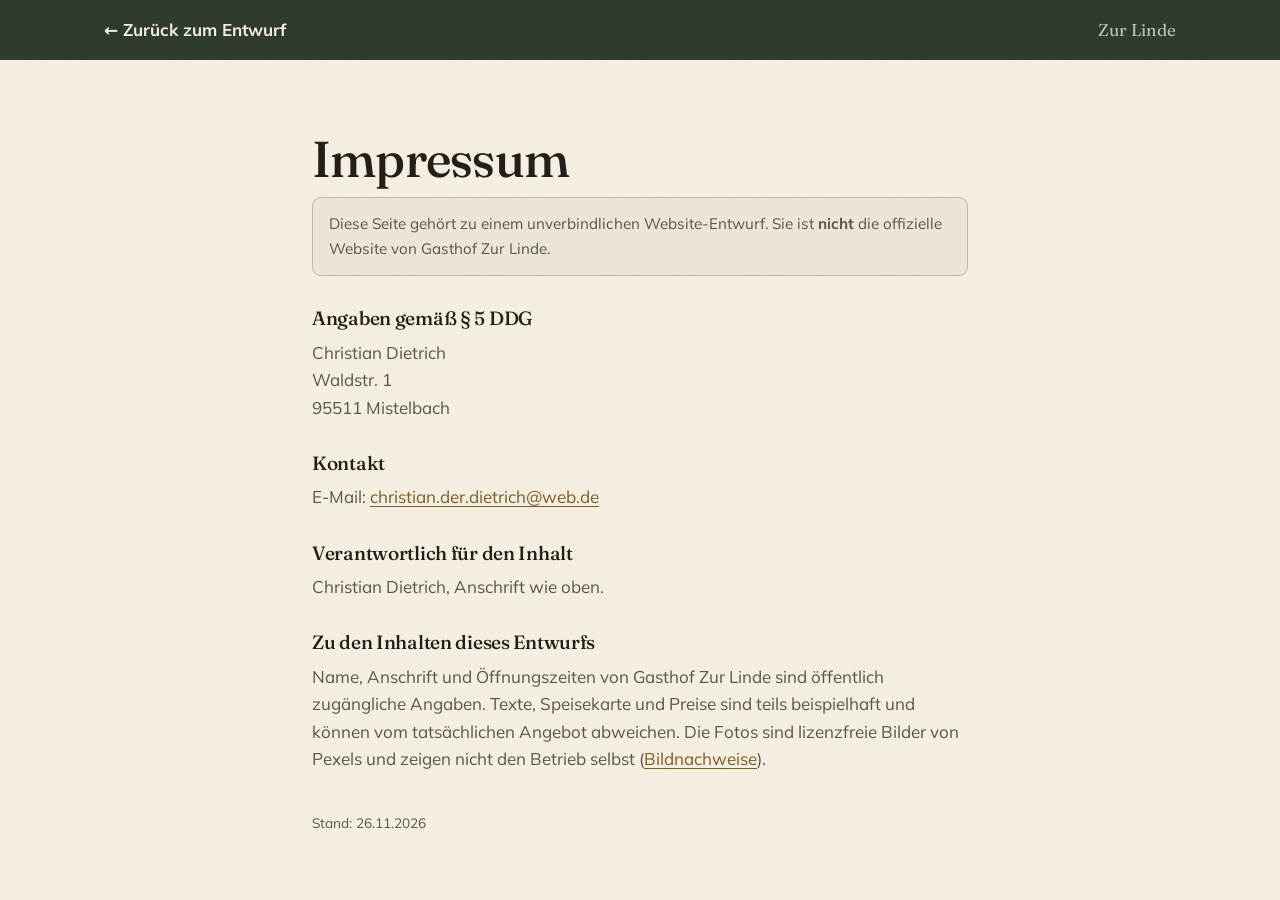
<file: probe-gasthof/impressum.html>
<!doctype html>

<html lang="de" data-stil="gasthof">
<head>
  <meta charset="utf-8">
  <meta name="viewport" content="width=device-width, initial-scale=1">
  <title>Impressum – Entwurf für Gasthof Zur Linde</title>
  <meta name="robots" content="noindex, nofollow, noarchive">
  <link rel="icon" href="assets/favicon.svg" type="image/svg+xml">
  <link rel="stylesheet" href="fonts/fonts.css">
  <link rel="stylesheet" href="styles.css?v=ae15ad40">
  <style id="theme-vars">:root{
    --c-primary: #2E3B2B;
    --c-secondary: #7A6440;
    --c-accent: #D19A3A;
    --c-on-accent: #231E17;
    --c-bg: #F5EFE2;
    --c-text: #231E17;
    --font-display: 'Fraunces', Georgia, 'Times New Roman', serif;
    --font-body: 'Mulish', system-ui, -apple-system, 'Segoe UI', sans-serif;
  }</style>
</head>
<body class="legal-seite">
  <header class="legal-kopf">
    <div class="container legal-kopf__inner">
      <a class="legal-zurueck" href="index.html">← Zurück zum Entwurf</a>
      <span class="legal-kopf__name">Zur Linde</span>
    </div>
  </header>

  <main class="container legal">
    <h1 class="legal__titel">Impressum</h1>
    <p class="legal__hinweis">Diese Seite gehört zu einem unverbindlichen Website-Entwurf. Sie ist <strong>nicht</strong> die offizielle Website von Gasthof Zur Linde.</p>

    
    <h2>Angaben gemäß § 5 DDG</h2>
    <p>Christian Dietrich<br>Waldstr. 1<br>95511 Mistelbach</p>

    <h2>Kontakt</h2>
    <p>E-Mail: <a href="mailto:christian.der.dietrich@web.de">christian.der.dietrich@web.de</a></p>

    <h2>Verantwortlich für den Inhalt</h2>
    <p>Christian Dietrich, Anschrift wie oben.</p>

    <h2>Zu den Inhalten dieses Entwurfs</h2>
    <p>Name, Anschrift und Öffnungszeiten von Gasthof Zur Linde sind öffentlich zugängliche Angaben. Texte, Speisekarte und Preise sind teils beispielhaft und können vom tatsächlichen Angebot abweichen. Die Fotos sind lizenzfreie Bilder von Pexels und zeigen nicht den Betrieb selbst (<a href="assets/foto-nachweise.txt">Bildnachweise</a>).</p>
    

    

    <p class="legal__stand">Stand: 26.11.2026</p>
  </main>
</body>
</html>
</file>
<file: probe-gasthof/fonts/fonts.css>
/* Lokal gehostete Schriften (DSGVO: kein Request an Google). SIL Open Font License 1.1. */

/* Fraunces – SIL Open Font License 1.1, lokal gehostet */

/* Fraunces normal 400 — latin-ext */
@font-face {
  font-family: 'Fraunces';
  font-style: normal;
  font-weight: 400;
  font-display: swap;
  src: url(./fraunces/fraunces-400-latin-ext.woff2) format('woff2');
  unicode-range: U+0100-02BA, U+02BD-02C5, U+02C7-02CC, U+02CE-02D7, U+02DD-02FF, U+0304, U+0308, U+0329, U+1D00-1DBF, U+1E00-1E9F, U+1EF2-1EFF, U+2020, U+20A0-20AB, U+20AD-20C4, U+2113, U+2C60-2C7F, U+A720-A7FF;
}

/* Fraunces normal 400 — latin */
@font-face {
  font-family: 'Fraunces';
  font-style: normal;
  font-weight: 400;
  font-display: swap;
  src: url(./fraunces/fraunces-400-latin.woff2) format('woff2');
  unicode-range: U+0000-00FF, U+0131, U+0152-0153, U+02BB-02BC, U+02C6, U+02DA, U+02DC, U+0304, U+0308, U+0329, U+2000-206F, U+20AC, U+2122, U+2191, U+2193, U+2212, U+2215, U+FEFF, U+FFFD;
}

/* Fraunces normal 500 — latin-ext */
@font-face {
  font-family: 'Fraunces';
  font-style: normal;
  font-weight: 500;
  font-display: swap;
  src: url(./fraunces/fraunces-400-latin-ext.woff2) format('woff2');
  unicode-range: U+0100-02BA, U+02BD-02C5, U+02C7-02CC, U+02CE-02D7, U+02DD-02FF, U+0304, U+0308, U+0329, U+1D00-1DBF, U+1E00-1E9F, U+1EF2-1EFF, U+2020, U+20A0-20AB, U+20AD-20C4, U+2113, U+2C60-2C7F, U+A720-A7FF;
}

/* Fraunces normal 500 — latin */
@font-face {
  font-family: 'Fraunces';
  font-style: normal;
  font-weight: 500;
  font-display: swap;
  src: url(./fraunces/fraunces-400-latin.woff2) format('woff2');
  unicode-range: U+0000-00FF, U+0131, U+0152-0153, U+02BB-02BC, U+02C6, U+02DA, U+02DC, U+0304, U+0308, U+0329, U+2000-206F, U+20AC, U+2122, U+2191, U+2193, U+2212, U+2215, U+FEFF, U+FFFD;
}

/* Fraunces normal 600 — latin-ext */
@font-face {
  font-family: 'Fraunces';
  font-style: normal;
  font-weight: 600;
  font-display: swap;
  src: url(./fraunces/fraunces-400-latin-ext.woff2) format('woff2');
  unicode-range: U+0100-02BA, U+02BD-02C5, U+02C7-02CC, U+02CE-02D7, U+02DD-02FF, U+0304, U+0308, U+0329, U+1D00-1DBF, U+1E00-1E9F, U+1EF2-1EFF, U+2020, U+20A0-20AB, U+20AD-20C4, U+2113, U+2C60-2C7F, U+A720-A7FF;
}

/* Fraunces normal 600 — latin */
@font-face {
  font-family: 'Fraunces';
  font-style: normal;
  font-weight: 600;
  font-display: swap;
  src: url(./fraunces/fraunces-400-latin.woff2) format('woff2');
  unicode-range: U+0000-00FF, U+0131, U+0152-0153, U+02BB-02BC, U+02C6, U+02DA, U+02DC, U+0304, U+0308, U+0329, U+2000-206F, U+20AC, U+2122, U+2191, U+2193, U+2212, U+2215, U+FEFF, U+FFFD;
}

/* Mulish – SIL Open Font License 1.1, lokal gehostet */

/* Mulish normal 400 — latin-ext */
@font-face {
  font-family: 'Mulish';
  font-style: normal;
  font-weight: 400;
  font-display: swap;
  src: url(./mulish/mulish-400-latin-ext.woff2) format('woff2');
  unicode-range: U+0100-02BA, U+02BD-02C5, U+02C7-02CC, U+02CE-02D7, U+02DD-02FF, U+0304, U+0308, U+0329, U+1D00-1DBF, U+1E00-1E9F, U+1EF2-1EFF, U+2020, U+20A0-20AB, U+20AD-20C4, U+2113, U+2C60-2C7F, U+A720-A7FF;
}

/* Mulish normal 400 — latin */
@font-face {
  font-family: 'Mulish';
  font-style: normal;
  font-weight: 400;
  font-display: swap;
  src: url(./mulish/mulish-400-latin.woff2) format('woff2');
  unicode-range: U+0000-00FF, U+0131, U+0152-0153, U+02BB-02BC, U+02C6, U+02DA, U+02DC, U+0304, U+0308, U+0329, U+2000-206F, U+20AC, U+2122, U+2191, U+2193, U+2212, U+2215, U+FEFF, U+FFFD;
}

/* Mulish normal 600 — latin-ext */
@font-face {
  font-family: 'Mulish';
  font-style: normal;
  font-weight: 600;
  font-display: swap;
  src: url(./mulish/mulish-400-latin-ext.woff2) format('woff2');
  unicode-range: U+0100-02BA, U+02BD-02C5, U+02C7-02CC, U+02CE-02D7, U+02DD-02FF, U+0304, U+0308, U+0329, U+1D00-1DBF, U+1E00-1E9F, U+1EF2-1EFF, U+2020, U+20A0-20AB, U+20AD-20C4, U+2113, U+2C60-2C7F, U+A720-A7FF;
}

/* Mulish normal 600 — latin */
@font-face {
  font-family: 'Mulish';
  font-style: normal;
  font-weight: 600;
  font-display: swap;
  src: url(./mulish/mulish-400-latin.woff2) format('woff2');
  unicode-range: U+0000-00FF, U+0131, U+0152-0153, U+02BB-02BC, U+02C6, U+02DA, U+02DC, U+0304, U+0308, U+0329, U+2000-206F, U+20AC, U+2122, U+2191, U+2193, U+2212, U+2215, U+FEFF, U+FFFD;
}

/* Mulish normal 700 — latin-ext */
@font-face {
  font-family: 'Mulish';
  font-style: normal;
  font-weight: 700;
  font-display: swap;
  src: url(./mulish/mulish-400-latin-ext.woff2) format('woff2');
  unicode-range: U+0100-02BA, U+02BD-02C5, U+02C7-02CC, U+02CE-02D7, U+02DD-02FF, U+0304, U+0308, U+0329, U+1D00-1DBF, U+1E00-1E9F, U+1EF2-1EFF, U+2020, U+20A0-20AB, U+20AD-20C4, U+2113, U+2C60-2C7F, U+A720-A7FF;
}

/* Mulish normal 700 — latin */
@font-face {
  font-family: 'Mulish';
  font-style: normal;
  font-weight: 700;
  font-display: swap;
  src: url(./mulish/mulish-400-latin.woff2) format('woff2');
  unicode-range: U+0000-00FF, U+0131, U+0152-0153, U+02BB-02BC, U+02C6, U+02DA, U+02DC, U+0304, U+0308, U+0329, U+2000-206F, U+20AC, U+2122, U+2191, U+2193, U+2212, U+2215, U+FEFF, U+FFFD;
}
</file>
<file: probe-gasthof/styles.css>
/* ============================================================================
   Restaurant-Template — Stylesheet
   Aufbau:  1) Tokens  2) Reset/Base  3) Typo  4) Utilities/Buttons  5) Header/Nav
            6) Hero  7) Schnellinfo  8) Section-Basis  9) Speisekarte  10) Story
            11) Galerie  12) Besuch  13) Karte/Route  14) Reservierung  15) Footer
            16) Demo (Hinweis, Angebot, Pille)  17) Bewegung  18) Responsive
            19) Stil-Varianten (data-stil auf <html>)

   Mobile first: Die meisten sehen die Seite nach dem QR-Scan auf dem Handy.
   Flache, klassenbasierte Selektoren. Vertikales Padding nur aus .section.
   ============================================================================ */

/* ---------- 1) TOKENS ----------------------------------------------------- */
/* Farben und Schriften kommen aus <style id="theme-vars"> (bake.mjs). Hier nur
   Defaults + alles Abgeleitete, damit 6 Farben + 2 Schriften das Theme tragen. */
:root {
  --c-bg: #F5EFE2;
  --c-text: #231E17;
  --c-primary: #2E3B2B;
  --c-secondary: #7A6440;
  --c-accent: #D19A3A;
  --c-on-accent: #231E17;
  --font-display: Georgia, serif;
  --font-body: system-ui, sans-serif;

  --c-surface: color-mix(in srgb, var(--c-primary) 5%, var(--c-bg));
  --c-card: color-mix(in srgb, #fff 55%, var(--c-bg));
  --c-line: color-mix(in srgb, var(--c-secondary) 36%, transparent);
  --c-muted: color-mix(in srgb, var(--c-text) 74%, var(--c-bg));
  --c-accent-ink: color-mix(in srgb, var(--c-accent) 50%, var(--c-text));
  --c-on-dark: color-mix(in srgb, var(--c-bg) 96%, #fff);
  --c-on-dark-muted: color-mix(in srgb, var(--c-bg) 74%, var(--c-primary));
  --c-footer: color-mix(in srgb, var(--c-primary) 88%, #000);

  --container: 72rem;
  --container-pad: clamp(1.15rem, 5vw, 2.5rem);
  --space-section: clamp(3.5rem, 9vw, 7rem);
  --header-h: 4.25rem;
  --radius: 14px;
  --radius-sm: 9px;
  --radius-pill: 999px;
  --shadow: 0 18px 44px -26px rgba(20, 24, 20, 0.55);

  --fw-display: 500;
  --display-tracking: -0.015em;
  --grain: 0.022;

  --fs-hero: clamp(2.6rem, 10.5vw, 6.2rem);
  --fs-h2: clamp(1.9rem, 6.2vw, 3.15rem);
  --fs-h3: clamp(1.2rem, 2.3vw, 1.55rem);
  --fs-lead: clamp(1.03rem, 0.6rem + 1.1vw, 1.3rem);
  --fs-body: 1.0625rem;
  --fs-small: 0.85rem;
  --fs-kicker: 0.76rem;
}

/* ---------- 2) RESET / BASE ---------------------------------------------- */
*, *::before, *::after { box-sizing: border-box; }
* { margin: 0; }
/* Sicherheitsnetz gegen seitliches Wischen auf dem Handy: nichts darf die Seite
   breiter machen als den Bildschirm (clip statt hidden, damit sticky weiter geht). */
html { -webkit-text-size-adjust: 100%; scroll-behavior: smooth; overflow-x: hidden; overflow-x: clip; }
body {
  background-color: var(--c-bg);
  color: var(--c-text);
  font-family: var(--font-body);
  font-size: var(--fs-body);
  line-height: 1.6;
  -webkit-font-smoothing: antialiased;
  text-rendering: optimizeLegibility;
  overflow-x: hidden;
  overflow-x: clip;
}
img, svg, iframe, video { display: block; max-width: 100%; }
img { height: auto; }
a { color: inherit; -webkit-tap-highlight-color: transparent; }
button { font: inherit; color: inherit; background: none; border: 0; }
:focus { outline: none; }
[id] { scroll-margin-top: calc(var(--header-h) + 1rem); }

/* Dezentes Papierkorn für Atmosphäre (je Stil regelbar über --grain). */
body::after {
  content: "";
  position: fixed;
  inset: 0;
  z-index: 9999;
  pointer-events: none;
  opacity: var(--grain);
  background-image: url("data:image/svg+xml,%3Csvg xmlns='http://www.w3.org/2000/svg' width='140' height='140'%3E%3Cfilter id='n'%3E%3CfeTurbulence type='fractalNoise' baseFrequency='0.85' numOctaves='2' stitchTiles='stitch'/%3E%3C/filter%3E%3Crect width='100%25' height='100%25' filter='url(%23n)'/%3E%3C/svg%3E");
}

/* ---------- 3) TYPOGRAFIE ------------------------------------------------- */
h1, h2, h3 {
  font-family: var(--font-display);
  font-weight: var(--fw-display);
  line-height: 1.1;
  letter-spacing: var(--display-tracking);
  font-optical-sizing: auto;
  text-wrap: balance;
}
p { text-wrap: pretty; }

/* ---------- 4) UTILITIES / BUTTONS --------------------------------------- */
.container { width: 100%; max-width: var(--container); margin-inline: auto; padding-inline: var(--container-pad); }
.visually-hidden {
  position: absolute !important; width: 1px; height: 1px; padding: 0; margin: -1px;
  overflow: hidden; clip: rect(0 0 0 0); white-space: nowrap; border: 0;
}
.skip-link {
  position: fixed; left: 1rem; top: -5rem; z-index: 300;
  background: var(--c-primary); color: var(--c-on-dark);
  padding: 0.75rem 1.15rem; border-radius: var(--radius-sm); text-decoration: none;
  transition: top 0.2s ease;
}
.skip-link:focus-visible { top: 1rem; }
:focus-visible { outline: 3px solid var(--c-accent); outline-offset: 3px; border-radius: 3px; }

.kicker {
  display: flex; align-items: center; gap: 0.7rem;
  font-family: var(--font-body); font-weight: 700; font-size: var(--fs-kicker);
  letter-spacing: 0.2em; text-transform: uppercase; color: var(--c-secondary);
}
.kicker::before { content: ""; flex: none; width: 2.2rem; height: 2px; background: var(--c-accent); border-radius: 2px; }
.kicker--light { color: var(--c-on-dark); }

.btn {
  display: inline-flex; align-items: center; justify-content: center; gap: 0.5em;
  min-height: 3rem; padding: 0.9rem 1.5rem;
  font-family: var(--font-body); font-weight: 700; font-size: 0.97rem; line-height: 1.1; text-align: center;
  border-radius: var(--radius-pill); border: 1.5px solid transparent; text-decoration: none; cursor: pointer;
  transition: transform 0.2s ease, background-color 0.2s ease, color 0.2s ease, border-color 0.2s ease;
}
.btn:hover { transform: translateY(-2px); }
.btn:active { transform: translateY(0); }
.btn--accent { background: var(--c-accent); color: var(--c-on-accent); }
.btn--accent:hover { background: color-mix(in srgb, var(--c-accent) 86%, var(--c-text)); }
.btn--ghost-light { border-color: color-mix(in srgb, var(--c-on-dark) 60%, transparent); color: var(--c-on-dark); }
.btn--ghost-light:hover { background: color-mix(in srgb, var(--c-on-dark) 14%, transparent); border-color: var(--c-on-dark); }
.btn--outline { border-color: var(--c-text); color: var(--c-text); }
.btn--outline:hover { background: var(--c-text); color: var(--c-bg); }
.btn--wide { width: 100%; }

/* ---------- 5) HEADER / NAVIGATION --------------------------------------- */
/* Liegt transparent über dem Hero (der Hero rutscht mit negativem Abstand
   darunter). Nach dem Scrollen: heller Hintergrund, dunkle Schrift. */
.site-header { position: sticky; top: 0; z-index: 100; }
/* Hintergrund + Milchglas liegen bewusst auf ::before, NICHT auf .site-header:
   backdrop-filter macht ein Element zum Bezugsrahmen für position:fixed-Kinder.
   Läge er auf dem Header, hinge das mobile Menü nach dem Scrollen am Header statt
   am Bildschirm – die Seite würde doppelt so breit (gemessen: 375 -> 691 px). */
.site-header::before {
  content: ""; position: absolute; inset: 0; z-index: -1; pointer-events: none; opacity: 0;
  background: color-mix(in srgb, var(--c-bg) 92%, transparent);
  -webkit-backdrop-filter: blur(14px); backdrop-filter: blur(14px);
  box-shadow: 0 1px 0 var(--c-line), 0 10px 30px -24px rgba(0, 0, 0, 0.5);
  transition: opacity 0.3s ease;
}
.site-header.is-scrolled::before { opacity: 1; }
.site-header__inner { display: flex; align-items: center; justify-content: space-between; gap: 1rem; min-height: var(--header-h); }

.brand { display: inline-flex; align-items: center; gap: 0.65rem; min-width: 0; text-decoration: none; }
.brand__logo { width: 42px; height: 42px; border-radius: 8px; flex: none; }
.brand__mark {
  flex: none; display: grid; place-items: center; width: 2.6rem; height: 2.6rem;
  border-radius: var(--radius-sm); background: var(--c-accent); color: var(--c-on-accent);
  font-family: var(--font-display); font-size: 1.15rem; line-height: 1; letter-spacing: 0.02em;
}
.brand__name {
  font-family: var(--font-display); font-weight: var(--fw-display);
  font-size: clamp(1.05rem, 0.8rem + 1.2vw, 1.4rem); letter-spacing: -0.01em; line-height: 1.15;
  overflow: hidden; text-overflow: ellipsis; white-space: nowrap; max-width: 62vw;
}
.site-header a, .site-header .brand__name, .nav-toggle { color: var(--c-on-dark); }
.site-header.is-scrolled a, .site-header.is-scrolled .brand__name, .site-header.is-scrolled .nav-toggle { color: var(--c-text); }
.site-header .btn--accent, .site-header.is-scrolled .btn--accent { color: var(--c-on-accent); }

.nav-toggle { display: inline-flex; align-items: center; justify-content: center; width: 44px; height: 44px; margin-right: -0.5rem; cursor: pointer; z-index: 120; flex: none; }
.nav-toggle__box { position: relative; width: 24px; height: 16px; }
.nav-toggle__bar, .nav-toggle__bar::before, .nav-toggle__bar::after {
  content: ""; position: absolute; left: 0; width: 24px; height: 2px;
  background: currentColor; border-radius: 2px; transition: transform 0.3s ease, opacity 0.2s ease;
}
.nav-toggle__bar { top: 7px; }
.nav-toggle__bar::before { top: -7px; }
.nav-toggle__bar::after { top: 7px; }
/* Spezifischer als „.site-header.is-scrolled .nav-toggle“ – sonst wäre das X nach dem
   Scrollen dunkel auf dem dunklen Menü (im Android-Emulator gesehen, 26.11.). */
body[data-nav-open] .site-header .nav-toggle { color: var(--c-on-dark); }
body[data-nav-open] .nav-toggle__bar { background: transparent; }
body[data-nav-open] .nav-toggle__bar::before { transform: translateY(7px) rotate(45deg); }
body[data-nav-open] .nav-toggle__bar::after { transform: translateY(-7px) rotate(-45deg); }

.site-nav {
  position: fixed; top: 0; right: 0; bottom: 0; width: min(84vw, 340px); z-index: 110;
  display: flex; flex-direction: column; gap: 0.4rem; padding: 6rem 2rem 2rem;
  background: var(--c-primary); transform: translateX(100%); visibility: hidden;
  transition: transform 0.35s cubic-bezier(0.4, 0, 0.2, 1), visibility 0s linear 0.35s; overflow-y: auto;
}
body[data-nav-open] .site-nav { transform: translateX(0); visibility: visible; transition-delay: 0s; }
body[data-nav-open] .site-nav a:not(.btn) { color: var(--c-on-dark); }
/* Offenes Menü: Header (und damit das Menü darin) über die Abdunkelung (z 105) heben,
   sonst liegt die Abdunkelung auf den Menüpunkten und sie sind nicht antippbar. */
body[data-nav-open] .site-header { z-index: 120; }
/* Offenes Menü: Seite dahinter scrollt nicht mit. overflow:hidden NUR auf <html>
   (wirkt aufs Fenster, Position bleibt stehen). NICHT auf <body>: Dann würde body ein
   eigener Scroll-Bereich, die sticky Kopfzeile spränge an den Seitenanfang und das
   „X“ zum Schließen wäre weg (im Android-Emulator beobachtet, 26.11.). */
html.nav-offen { overflow: hidden; }
.site-nav { overscroll-behavior: contain; }
body[data-nav-open]::before {
  content: ""; position: fixed; inset: 0; z-index: 105;
  background: color-mix(in srgb, var(--c-text) 55%, transparent);
}
.nav-list { list-style: none; padding: 0; margin: 0; display: flex; flex-direction: column; gap: 0.2rem; }
.nav-list a { position: relative; display: block; padding: 0.8rem 0; font-family: var(--font-display); font-size: 1.25rem; text-decoration: none; }
.nav-list a::after {
  content: ""; position: absolute; left: 0; right: 0; bottom: -1px; height: 2px; background: var(--c-accent);
  transform: scaleX(0); transform-origin: left; transition: transform 0.25s ease;
}
.nav-list a:hover::after, .nav-list a:focus-visible::after { transform: scaleX(1); }
.nav-cta { margin-top: 1.4rem; }

/* ---------- 6) HERO ------------------------------------------------------- */
.hero {
  position: relative; isolation: isolate;
  margin-top: calc(-1 * var(--header-h));
  min-height: clamp(31rem, calc(100vh - 7.5rem), 56rem);
  min-height: clamp(31rem, calc(100svh - 7.5rem), 56rem);
  display: flex; align-items: flex-end; color: var(--c-on-dark); overflow: hidden;
}
.hero__media { position: absolute; inset: 0; z-index: -1; }
.hero__media picture { display: contents; }
.hero__img { width: 100%; height: 100%; object-fit: cover; }
.hero__scrim {
  position: absolute; inset: 0;
  /* Oben dunkel (Kopfzeile), Mitte offen (Foto wirkt), unten kräftig (Titel + Text). */
  background:
    linear-gradient(180deg,
      color-mix(in srgb, var(--c-primary) 72%, transparent) 0%,
      color-mix(in srgb, var(--c-primary) 18%, transparent) 30%,
      color-mix(in srgb, var(--c-primary) 30%, transparent) 50%,
      color-mix(in srgb, var(--c-primary) 88%, transparent) 100%);
}
.hero__content { position: relative; padding-block: calc(var(--header-h) + 2rem) 4rem; max-width: 50rem; }
.hero__title {
  font-size: var(--fs-hero); line-height: 1.02; margin-top: 0.55rem;
  text-shadow: 0 2px 30px color-mix(in srgb, var(--c-primary) 55%, transparent);
}
.hero__lead {
  margin-top: 1rem; font-size: var(--fs-lead); max-width: 40ch;
  color: color-mix(in srgb, var(--c-on-dark) 90%, var(--c-primary));
  text-shadow: 0 1px 20px color-mix(in srgb, var(--c-primary) 60%, transparent);
}
.hero__actions { margin-top: 1.6rem; display: flex; flex-wrap: wrap; gap: 0.7rem; }
.hero__actions .btn { flex: 1 1 auto; }

/* Siegel (je Stil an/aus, Texte aus der Stil-Vorlage). */
.seal {
  position: absolute; z-index: 2;
  right: var(--container-pad); top: calc(var(--header-h) + 0.9rem);
  width: clamp(78px, 21vw, 118px); aspect-ratio: 1;
  display: grid; place-content: center; text-align: center;
  border: 1px solid var(--c-accent); border-radius: 50%; color: var(--c-on-dark);
  transform: rotate(-9deg);
  background: color-mix(in srgb, var(--c-primary) 35%, transparent);
  -webkit-backdrop-filter: blur(4px); backdrop-filter: blur(4px);
}
.seal::before { content: ""; position: absolute; inset: 6px; border: 1px dashed color-mix(in srgb, var(--c-accent) 70%, transparent); border-radius: inherit; }
.seal__top, .seal__bot { font-size: 0.55rem; letter-spacing: 0.2em; text-transform: uppercase; color: var(--c-accent); line-height: 1.5; }
.seal__mid { font-family: var(--font-display); font-size: clamp(1.2rem, 4.5vw, 1.55rem); line-height: 1.1; }
/* Lange Siegelwörter (über 8 Zeichen) kleiner und enger, damit nichts abgeschnitten wird. */
.seal--lang .seal__top, .seal--lang .seal__bot { font-size: 0.48rem; letter-spacing: 0.1em; }

/* ---------- 7) SCHNELLINFO ------------------------------------------------ */
/* Karte, die den Hero unten überlappt: Status, Anrufen, Route — das, was man
   am Handy als Erstes braucht. */
.quick { position: relative; z-index: 3; margin-top: -2.4rem; }
.quick__card {
  display: grid; grid-template-columns: 1fr 1fr; gap: 0.45rem; padding: 0.45rem;
  background: var(--c-card); border-radius: var(--radius);
  box-shadow: 0 22px 44px -26px rgba(0, 0, 0, 0.55), 0 0 0 1px var(--c-line);
}
.quick__status {
  grid-column: 1 / -1; display: flex; align-items: center; gap: 0.7rem;
  min-height: 3rem; padding: 0.6rem 0.85rem; border-radius: var(--radius-sm);
  font-weight: 700; text-decoration: none;
}
.quick__label { flex: 1; min-width: 0; }
.quick__dot {
  flex: none; width: 0.62rem; height: 0.62rem; border-radius: 50%;
  background: var(--c-secondary); box-shadow: 0 0 0 4px color-mix(in srgb, var(--c-secondary) 22%, transparent);
}
.quick__status[data-state="offen"] .quick__dot { background: #2F9E5F; box-shadow: 0 0 0 4px rgba(47, 158, 95, 0.22); animation: atmen 2.4s ease-in-out infinite; }
.quick__status[data-state="bald"] .quick__dot { background: #D9972B; box-shadow: 0 0 0 4px rgba(217, 151, 43, 0.22); }
.quick__status[data-state="zu"] .quick__dot { background: #B9473A; box-shadow: 0 0 0 4px rgba(185, 71, 58, 0.2); }
.quick__arrow { flex: none; width: 1.1rem; height: 1.1rem; color: var(--c-secondary); }
.quick__btn {
  display: flex; align-items: center; justify-content: center; gap: 0.5rem;
  min-height: 3.1rem; padding: 0.6rem 1rem; border-radius: var(--radius-sm);
  background: color-mix(in srgb, var(--c-primary) 7%, var(--c-bg));
  font-weight: 700; text-decoration: none; transition: background-color 0.2s ease;
}
.quick__btn:hover { background: color-mix(in srgb, var(--c-primary) 13%, var(--c-bg)); }
.quick__btn svg { width: 1.15rem; height: 1.15rem; color: var(--c-accent-ink); }

/* ---------- 8) SECTION-BASIS --------------------------------------------- */
.section { padding-block: var(--space-section); }
.section--tint { background: var(--c-surface); }
.section__head { max-width: 52rem; margin-bottom: clamp(1.75rem, 4vw, 3.25rem); }
.section__title { font-size: var(--fs-h2); margin-top: 0.6rem; }
.section__intro { margin-top: 0.9rem; font-size: var(--fs-lead); color: var(--c-muted); max-width: 48ch; }

/* ---------- 9) SPEISEKARTE ----------------------------------------------- */
.menu-nav {
  display: flex; gap: 0.5rem; overflow-x: auto; scrollbar-width: none;
  margin: -0.25rem calc(-1 * var(--container-pad)) clamp(1.75rem, 4vw, 2.75rem);
  padding: 0.25rem var(--container-pad);
}
.menu-nav::-webkit-scrollbar { display: none; }
.chip {
  flex: none; padding: 0.55rem 1rem; border-radius: var(--radius-pill);
  border: 1.5px solid var(--c-line); background: var(--c-card);
  font-weight: 700; font-size: 0.88rem; white-space: nowrap; text-decoration: none;
  transition: border-color 0.2s ease, background-color 0.2s ease;
}
.chip:hover { border-color: var(--c-accent); }
.menu { display: grid; gap: clamp(2.25rem, 5vw, 3rem); }
.menu__cat {
  font-size: var(--fs-h3); margin-bottom: 1.2rem; padding-bottom: 0.6rem;
  border-bottom: 1px solid var(--c-line);
}
.menu__list { list-style: none; padding: 0; margin: 0; }
.menu__item + .menu__item { margin-top: 1.25rem; }
.menu__line { display: flex; align-items: baseline; gap: 0.5rem; }
.menu__dish { font-family: var(--font-display); font-weight: var(--fw-display); font-size: 1.16rem; line-height: 1.3; min-width: 0; overflow-wrap: anywhere; }
.menu__dots { flex: 1 1 1.5rem; align-self: end; border-bottom: 2px dotted color-mix(in srgb, var(--c-secondary) 50%, transparent); transform: translateY(-0.3rem); }
.menu__price { font-weight: 700; color: var(--c-accent-ink); font-variant-numeric: tabular-nums; white-space: nowrap; }
.menu__desc { margin-top: 0.3rem; font-size: 0.96rem; color: var(--c-muted); max-width: 48ch; }
.menu__note { margin-top: clamp(2rem, 4vw, 3rem); font-size: var(--fs-small); color: var(--c-secondary); }

/* ---------- 10) STORY ----------------------------------------------------- */
.story { display: grid; gap: clamp(2.25rem, 5vw, 4rem); align-items: center; }
.story__media { position: relative; margin-right: 16px; }
.story__media::before {
  content: ""; position: absolute; inset: 16px -16px -16px 16px; z-index: 0;
  border: 1.5px solid var(--c-accent); border-radius: var(--radius);
}
.story__img { position: relative; z-index: 1; width: 100%; aspect-ratio: 4 / 5; object-fit: cover; border-radius: var(--radius); box-shadow: var(--shadow); }
.story__text { margin-top: 1.1rem; color: var(--c-muted); }
.story__text + .story__text { margin-top: 1rem; }
.story__quote {
  margin-top: 1.8rem; padding-left: 1.2rem; border-left: 3px solid var(--c-accent);
  font-family: var(--font-display); font-size: 1.3rem; font-style: italic; line-height: 1.4; color: var(--c-primary);
}

/* ---------- 11) GALERIE --------------------------------------------------- */
/* Handy: waagrecht zum Wischen (das nächste Bild lugt hervor). Ab Tablet: Raster. */
.gallery {
  list-style: none; padding: 0.25rem var(--container-pad); margin: 0 calc(-1 * var(--container-pad));
  display: flex; gap: 0.75rem; overflow-x: auto; scroll-snap-type: x mandatory; scrollbar-width: none;
  overscroll-behavior-x: contain;
}
.gallery::-webkit-scrollbar { display: none; }
.gallery__item { flex: 0 0 80%; scroll-snap-align: center; overflow: hidden; border-radius: var(--radius-sm); aspect-ratio: 4 / 5; }
.gallery__img { width: 100%; height: 100%; object-fit: cover; transition: transform 0.6s ease; }
.gallery__item:hover .gallery__img { transform: scale(1.05); }

/* ---------- 12) BESUCH ---------------------------------------------------- */
.besuch { display: grid; gap: clamp(3rem, 6vw, 4rem); }
.hours { margin-top: 1.4rem; }
.hours__row { display: flex; justify-content: space-between; align-items: center; gap: 1rem; padding: 0.75rem 0; border-bottom: 1px solid var(--c-line); }
.hours__row:last-child { border-bottom: 0; }
.hours__day { font-weight: 600; display: flex; align-items: center; gap: 0.6rem; }
.hours__time { color: var(--c-muted); font-variant-numeric: tabular-nums; text-align: right; }
.hours__row.is-today {
  margin-inline: -0.85rem; padding-inline: 0.85rem; border-radius: var(--radius-sm); border-bottom-color: transparent;
  background: color-mix(in srgb, var(--c-accent) 16%, transparent);
}
.hours__badge {
  font-size: 0.62rem; font-weight: 700; letter-spacing: 0.12em; text-transform: uppercase;
  color: var(--c-on-accent); background: var(--c-accent); padding: 0.15rem 0.5rem; border-radius: var(--radius-pill);
}
.contact { font-style: normal; margin: 1.4rem 0 1.6rem; display: grid; gap: 1rem; }
.contact__row { display: grid; grid-template-columns: 6.5rem 1fr; gap: 1rem; margin: 0; }
.contact__label { font-weight: 700; font-size: 0.76rem; letter-spacing: 0.08em; text-transform: uppercase; color: var(--c-secondary); padding-top: 0.2rem; }
.contact a { color: var(--c-accent-ink); text-decoration: underline; text-underline-offset: 3px; text-decoration-thickness: 1.5px; overflow-wrap: anywhere; }

/* ---------- 13) KARTE / ROUTE --------------------------------------------- */
.map {
  position: relative; aspect-ratio: 4 / 3; border-radius: var(--radius); overflow: hidden; border: 1px solid var(--c-line);
  background: radial-gradient(circle at 30% 30%, color-mix(in srgb, var(--c-secondary) 18%, transparent), transparent 60%), var(--c-surface);
}
.map__consent { position: absolute; inset: 0; display: flex; flex-direction: column; align-items: center; justify-content: center; gap: 1.1rem; padding: 1.5rem; text-align: center; }
.map__consent-text { max-width: 36ch; color: var(--c-muted); font-size: 0.95rem; }
.map iframe { width: 100%; height: 100%; border: 0; }
.map.is-loaded .map__consent { display: none; }
.route-actions { display: flex; flex-wrap: wrap; align-items: center; gap: 0.75rem 1.25rem; margin-top: 1.25rem; }
.route-actions__addr { color: var(--c-muted); font-size: 0.95rem; }

/* ---------- 14) RESERVIERUNG ---------------------------------------------- */
.reserve { position: relative; overflow: hidden; padding-block: var(--space-section); background: var(--c-primary); color: var(--c-on-dark); }
.reserve::before {
  content: ""; position: absolute; width: 42rem; height: 42rem; right: -16rem; top: -18rem; pointer-events: none;
  background: radial-gradient(circle, color-mix(in srgb, var(--c-accent) 26%, transparent), transparent 62%);
}
.reserve__inner { position: relative; z-index: 1; max-width: 46rem; margin-inline: auto; text-align: center; }
.reserve .kicker { justify-content: center; }
.reserve__title { font-size: var(--fs-h2); margin-top: 0.6rem; }
.reserve__text { margin: 1rem auto 1.8rem; max-width: 44ch; font-size: var(--fs-lead); color: var(--c-on-dark-muted); }
.reserve__actions { display: flex; flex-wrap: wrap; gap: 0.75rem; justify-content: center; }

/* ---------- 15) FOOTER ---------------------------------------------------- */
.site-footer { background: var(--c-footer); color: var(--c-on-dark-muted); padding-top: clamp(3rem, 6vw, 4.5rem); }
.site-footer__grid { display: grid; gap: 2.25rem; padding-bottom: 2.5rem; }
.site-footer__heading { font-family: var(--font-body); font-size: 0.78rem; font-weight: 700; letter-spacing: 0.12em; text-transform: uppercase; color: var(--c-accent); margin-bottom: 0.9rem; }
.brand__name--footer { display: block; font-size: 1.6rem; color: var(--c-on-dark); max-width: none; white-space: normal; }
.site-footer__desc { margin-top: 0.8rem; max-width: 34ch; font-size: 0.95rem; }
.site-footer a { color: inherit; text-decoration: none; }
.site-footer a:hover { color: var(--c-on-dark); text-decoration: underline; text-underline-offset: 3px; }
.site-footer ul { list-style: none; padding: 0; margin: 0; display: grid; gap: 0.55rem; }
.site-footer__hours li { display: flex; justify-content: space-between; gap: 1rem; max-width: 22rem; }
.site-footer__bar {
  display: flex; flex-wrap: wrap; gap: 0.75rem 1.5rem; align-items: center; justify-content: space-between;
  padding-block: 1.4rem; border-top: 1px solid color-mix(in srgb, var(--c-on-dark) 14%, transparent); font-size: var(--fs-small);
}
.site-footer__legal { display: flex !important; gap: 1.5rem !important; }
.site-footer__disclaimer {
  padding: 1.2rem var(--container-pad) calc(5.5rem + env(safe-area-inset-bottom)); margin-inline: auto; max-width: 64rem;
  font-size: 0.78rem; line-height: 1.55; text-align: center; color: color-mix(in srgb, var(--c-on-dark) 52%, var(--c-primary));
}

/* ---------- 16) DEMO ------------------------------------------------------ */
.demo-ribbon {
  display: flex; align-items: center; justify-content: center; flex-wrap: wrap; gap: 0.15rem 0.8rem;
  padding: 0.5rem var(--container-pad);
  background: color-mix(in srgb, var(--c-primary) 82%, #000); color: var(--c-on-dark-muted);
  font-size: 0.78rem; line-height: 1.4; text-align: center;
}
.demo-ribbon strong { color: var(--c-on-dark); }
.demo-ribbon__text { margin: 0; }
.demo-ribbon__fuer { display: none; }
@media (min-width: 48em) { .demo-ribbon__fuer { display: inline; } }
.demo-ribbon__link { color: color-mix(in srgb, var(--c-accent) 75%, #fff); font-weight: 700; text-underline-offset: 2px; white-space: nowrap; }

.offer { padding-block: var(--space-section); background: var(--c-surface); }
.offer__card {
  position: relative; display: grid; gap: 2rem;
  padding: clamp(1.6rem, 5vw, 3.5rem) clamp(1.25rem, 5vw, 3.5rem);
  border-radius: var(--radius); background: var(--c-bg);
  border: 1.5px dashed color-mix(in srgb, var(--c-accent) 75%, transparent);
}
.offer__card::before {
  content: "Entwurf"; position: absolute; top: -0.8rem; left: clamp(1.25rem, 5vw, 3.5rem);
  padding: 0.28rem 0.75rem; border-radius: var(--radius-pill);
  background: var(--c-accent); color: var(--c-on-accent);
  font-size: 0.7rem; font-weight: 800; letter-spacing: 0.16em; text-transform: uppercase;
}
.offer__title { font-size: var(--fs-h2); margin-top: 0.6rem; }
.offer__text { margin-top: 1rem; color: var(--c-muted); max-width: 52ch; }
.offer__list { list-style: none; padding: 0; margin: 1.5rem 0 0; display: grid; gap: 0.75rem; }
.offer__list li { display: grid; grid-template-columns: 1.35rem 1fr; gap: 0.65rem; align-items: start; }
.offer__list svg { width: 1.3rem; height: 1.3rem; margin-top: 0.15rem; color: var(--c-accent-ink); }
.offer__price {
  align-self: start; display: flex; flex-direction: column; gap: 0.8rem; padding: 1.6rem 1.4rem;
  border-radius: var(--radius-sm); background: var(--c-primary); color: var(--c-on-dark);
}
.offer__amount { font-family: var(--font-display); font-weight: var(--fw-display); font-size: clamp(2.7rem, 9vw, 3.7rem); line-height: 1; }
.offer__price-note { color: var(--c-on-dark-muted); font-size: 0.92rem; }
.offer__start { font-weight: 700; font-size: 0.92rem; }
.offer__sender { padding-top: 0.9rem; border-top: 1px solid color-mix(in srgb, var(--c-on-dark) 18%, transparent); font-size: 0.85rem; color: var(--c-on-dark-muted); }
.offer__sender strong { color: var(--c-on-dark); }
.offer__sender a { color: inherit; overflow-wrap: anywhere; }

.demo-pill {
  /* Zentriert über left/right + auto-Ränder, nicht über left:50% – so kann die
     Pille nie über den Bildschirmrand hinausragen. */
  position: fixed; left: 0; right: 0; margin-inline: auto; width: max-content;
  bottom: calc(0.9rem + env(safe-area-inset-bottom)); z-index: 90;
  display: flex; align-items: center; gap: 0.55rem; max-width: calc(100% - 1.5rem);
  padding: 0.75rem 1.15rem; border-radius: 999px;
  background: color-mix(in srgb, var(--c-primary) 94%, #000); color: var(--c-on-dark-muted);
  font-size: 0.84rem; white-space: nowrap; overflow: hidden; text-overflow: ellipsis; text-decoration: none;
  box-shadow: 0 16px 34px -14px rgba(0, 0, 0, 0.6), 0 0 0 1px color-mix(in srgb, var(--c-on-dark) 12%, transparent);
  transform: translateY(160%); transition: transform 0.45s cubic-bezier(0.2, 0.8, 0.2, 1);
}
.demo-pill strong { color: color-mix(in srgb, var(--c-accent) 72%, #fff); }
.demo-pill__dot { flex: none; width: 0.5rem; height: 0.5rem; border-radius: 50%; background: var(--c-accent); animation: atmen 2.4s ease-in-out infinite; }
html.js .demo-pill.is-shown { transform: translateY(0); }
html:not(.js) .demo-pill { display: none; }

/* Impressum / Datenschutz des Entwurfs (rechtliches.html). */
.legal-kopf { background: var(--c-primary); color: var(--c-on-dark); }
.legal-kopf__inner { display: flex; align-items: center; justify-content: space-between; gap: 1rem; min-height: 3.75rem; }
.legal-zurueck { color: var(--c-on-dark); font-weight: 700; text-decoration: none; }
.legal-zurueck:hover { text-decoration: underline; text-underline-offset: 3px; }
.legal-kopf__name { font-family: var(--font-display); color: var(--c-on-dark-muted); overflow: hidden; text-overflow: ellipsis; white-space: nowrap; }
.legal { max-width: 46rem; padding-block: clamp(2.5rem, 7vw, 4.5rem) 4rem; }
.legal__titel { font-size: var(--fs-h2); }
.legal__hinweis { margin-top: 1rem; padding: 0.9rem 1rem; border-radius: var(--radius-sm); background: var(--c-surface); border: 1px solid var(--c-line); font-size: 0.95rem; }
.legal h2 { font-size: 1.2rem; margin-top: 2rem; }
.legal p { margin-top: 0.6rem; color: var(--c-muted); overflow-wrap: anywhere; }
.legal a { color: var(--c-accent-ink); text-underline-offset: 3px; }
.legal__stand { margin-top: 2.5rem !important; font-size: var(--fs-small); }

/* ---------- 17) BEWEGUNG -------------------------------------------------- */
@keyframes atmen { 0%, 100% { opacity: 1; } 50% { opacity: 0.45; } }
@keyframes aufsteigen { from { opacity: 0; transform: translateY(18px); } to { opacity: 1; transform: none; } }
@keyframes ankommen { from { transform: scale(1.07); } to { transform: scale(1); } }

@media (prefers-reduced-motion: no-preference) {
  /* Ein orchestrierter Auftritt beim Laden: Bild setzt sich, Text steigt gestaffelt auf. */
  .hero__img { animation: ankommen 2.2s cubic-bezier(0.2, 0.7, 0.2, 1) both; }
  .hero__content > * { animation: aufsteigen 0.9s cubic-bezier(0.2, 0.7, 0.2, 1) both; }
  .hero__content > :nth-child(1) { animation-delay: 0.15s; }
  .hero__content > :nth-child(2) { animation-delay: 0.28s; }
  .hero__content > :nth-child(3) { animation-delay: 0.42s; }
  .hero__content > :nth-child(4) { animation-delay: 0.56s; }
  .seal { animation: aufsteigen 0.9s 0.7s cubic-bezier(0.2, 0.7, 0.2, 1) both; }
  .quick__card { animation: aufsteigen 0.8s 0.75s cubic-bezier(0.2, 0.7, 0.2, 1) both; }

  html.js [data-reveal] { opacity: 0; transform: translateY(22px); transition: opacity 0.7s ease, transform 0.7s cubic-bezier(0.2, 0.7, 0.2, 1); }
  html.js [data-reveal].is-visible { opacity: 1; transform: none; }
}
@media (prefers-reduced-motion: reduce) {
  *, *::before, *::after { animation-duration: 0.001ms !important; animation-iteration-count: 1 !important; transition-duration: 0.001ms !important; }
  html { scroll-behavior: auto; }
}

/* ---------- 18) RESPONSIVE ------------------------------------------------ */
@media (max-width: 22.5em) {
  .hero__actions .btn { flex-basis: 100%; }
  .contact__row { grid-template-columns: 1fr; gap: 0.15rem; }
}

@media (min-width: 48em) {
  :root { --header-h: 4.75rem; }
  .hero { min-height: min(88vh, 860px); }
  .hero__content { padding-bottom: 6rem; }
  .hero__actions .btn { flex: 0 0 auto; }
  .quick { margin-top: -3rem; }
  .quick__card { grid-template-columns: 1fr auto auto; max-width: 46rem; }
  .quick__status { grid-column: auto; }
  .quick__btn { padding-inline: 1.4rem; }
  .menu-nav { flex-wrap: wrap; overflow: visible; margin-inline: 0; padding-inline: 0; }
  .menu { grid-template-columns: 1fr 1fr; column-gap: clamp(3rem, 6vw, 5rem); row-gap: clamp(2.5rem, 5vw, 4rem); }
  .gallery { display: grid; grid-template-columns: repeat(3, 1fr); gap: 1rem; margin: 0; padding: 0; overflow: visible; }
  .gallery__item { aspect-ratio: 4 / 3; }
  .besuch { grid-template-columns: 1fr 1fr; gap: clamp(3rem, 6vw, 5rem); }
  .map { aspect-ratio: 16 / 7; }
  .site-footer__grid { grid-template-columns: 1.3fr 1fr 1fr 1.2fr; }
}
@media (min-width: 54em) { .story { grid-template-columns: 0.85fr 1fr; } }
@media (min-width: 60em) {
  .nav-toggle { display: none; }
  .site-nav { position: static; width: auto; flex-direction: row; align-items: center; gap: 2rem; padding: 0; background: transparent; transform: none; visibility: visible; transition: none; overflow: visible; }
  .nav-list { flex-direction: row; gap: 1.6rem; }
  .nav-list a { padding: 0.3rem 0; font-family: var(--font-body); font-size: 0.98rem; }
  .nav-cta { margin-top: 0; min-height: 2.7rem; padding: 0.7rem 1.25rem; }
  body[data-nav-open]::before { display: none; }
  .brand__name { max-width: 24rem; }
  .offer__card { grid-template-columns: 1.4fr 1fr; gap: 3.5rem; }
}

/* ---------- 19) STIL-VARIANTEN -------------------------------------------- */
/* gasthof = Grundstil oben. Jede Variante ändert Formensprache, nicht Struktur. */

/* Italienisch: Bodoni-Eleganz, Terrakotta, weiche Ecken. */
[data-stil="italienisch"] { --radius: 10px; --radius-sm: 7px; --grain: 0.018; --display-tracking: -0.02em; }
[data-stil="italienisch"] .hero__title { line-height: 1; }
[data-stil="italienisch"] .kicker::before { width: 1.5rem; height: 1px; box-shadow: 0 4px 0 var(--c-accent); }
[data-stil="italienisch"] .menu__dish { letter-spacing: 0; }

/* Café: rund, weich, freundlich; Siegel als farbiger Sticker. */
[data-stil="cafe"] { --radius: 26px; --radius-sm: 18px; --fw-display: 400; --grain: 0; --display-tracking: -0.01em; }
[data-stil="cafe"] .seal { transform: rotate(9deg); background: var(--c-accent); border: 0; color: var(--c-on-accent); -webkit-backdrop-filter: none; backdrop-filter: none; }
[data-stil="cafe"] .seal::before { border-color: color-mix(in srgb, var(--c-on-accent) 35%, transparent); }
[data-stil="cafe"] .seal__top, [data-stil="cafe"] .seal__bot { color: var(--c-on-accent); }
[data-stil="cafe"] .kicker::before { width: 0.55rem; height: 0.55rem; border-radius: 50%; }
[data-stil="cafe"] .brand__mark { border-radius: 50%; }
[data-stil="cafe"] .story__media::before { border-style: dashed; }

/* Asiatisch: ruhig, klar, eckig; Siegel als roter Stempel. */
[data-stil="asiatisch"] { --radius: 4px; --radius-sm: 3px; --radius-pill: 4px; --grain: 0.012; --display-tracking: 0.01em; }
[data-stil="asiatisch"] .seal {
  border-radius: 6px; transform: rotate(0); width: clamp(66px, 17vw, 92px);
  background: var(--c-accent); border: 0; color: var(--c-on-accent); -webkit-backdrop-filter: none; backdrop-filter: none;
}
[data-stil="asiatisch"] .seal::before { inset: 5px; border: 1px solid color-mix(in srgb, var(--c-on-accent) 55%, transparent); border-radius: 3px; }
[data-stil="asiatisch"] .seal__top, [data-stil="asiatisch"] .seal__bot { color: color-mix(in srgb, var(--c-on-accent) 88%, transparent); letter-spacing: 0.14em; }
[data-stil="asiatisch"] .kicker::before { width: 0.5rem; height: 0.5rem; border-radius: 1px; }
[data-stil="asiatisch"] .hero__title { letter-spacing: 0.02em; line-height: 1.08; }
[data-stil="asiatisch"] .story__media::before { inset: 12px -12px -12px 12px; }

/* Modern: kräftige Grotesk in Versalien, harte Kanten, viel Kontrast. */
[data-stil="modern"] { --radius: 6px; --radius-sm: 4px; --radius-pill: 6px; --grain: 0; --fw-display: 800; --display-tracking: -0.035em; --fs-hero: clamp(2.8rem, 12.5vw, 7.2rem); }
[data-stil="modern"] .hero__title { text-transform: uppercase; line-height: 0.92; }
[data-stil="modern"] .section__title { line-height: 1; }
[data-stil="modern"] .kicker { letter-spacing: 0.14em; }
[data-stil="modern"] .kicker::before { width: 0.6rem; height: 0.6rem; border-radius: 0; }
[data-stil="modern"] .btn { font-weight: 800; text-transform: uppercase; letter-spacing: 0.06em; font-size: 0.84rem; }
[data-stil="modern"] .menu__dots { border-bottom-style: solid; border-bottom-width: 1px; }
[data-stil="modern"] .story__media::before { border-radius: 0; inset: 12px -12px -12px 12px; }

/* Fein: Garamond, zentriert, feine Linien, Versal-Buttons mit Luft. */
[data-stil="fein"] { --radius: 2px; --radius-sm: 1px; --radius-pill: 1px; --grain: 0; --fw-display: 500; --display-tracking: 0; --fs-hero: clamp(2.9rem, 11.5vw, 6.8rem); }
[data-stil="fein"] .hero__content { text-align: center; margin-inline: auto; }
[data-stil="fein"] .hero__kicker { justify-content: center; }
[data-stil="fein"] .hero__kicker::after { content: ""; flex: none; width: 2.2rem; height: 1px; background: var(--c-accent); }
[data-stil="fein"] .hero__lead { margin-inline: auto; }
[data-stil="fein"] .hero__actions { justify-content: center; }
[data-stil="fein"] .hero__title { line-height: 1; }
[data-stil="fein"] .kicker { letter-spacing: 0.3em; font-weight: 500; }
[data-stil="fein"] .kicker::before { width: 2.2rem; height: 1px; }
[data-stil="fein"] .btn { text-transform: uppercase; letter-spacing: 0.16em; font-size: 0.76rem; font-weight: 500; }
[data-stil="fein"] .menu__dish { font-size: 1.32rem; }
[data-stil="fein"] .story__media::before { border-width: 1px; }
[data-stil="fein"] .story__quote { font-size: 1.5rem; }
</file>
